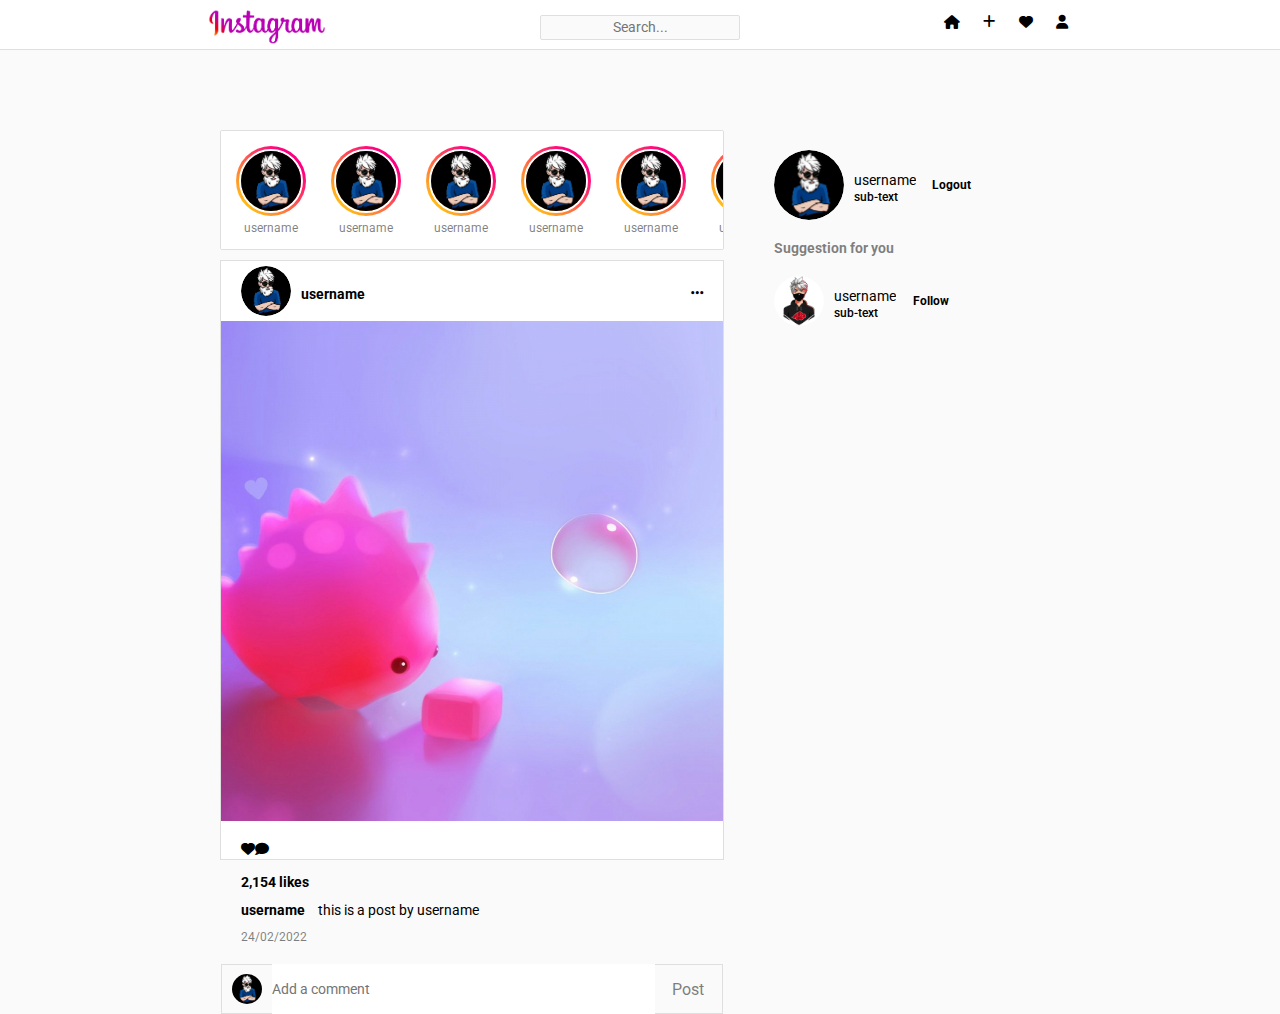
<file: index.html>
<!DOCTYPE html>
<html lang="tr">
<head>
    <meta charset="UTF-8">
    <meta http-equiv="X-UA-Compatible" content="IE=edge">
    <meta name="viewport" content="width=device-width, initial-scale=1.0">
    <title>İnstagram-Clone</title>
        <!-- Bootstrap -->
        <link href="https://cdn.jsdelivr.net/npm/bootstrap@5.1.3/dist/css/bootstrap.min.css" rel="stylesheet"
        integrity="sha384-1BmE4kWBq78iYhFldvKuhfTAU6auU8tT94WrHftjDbrCEXSU1oBoqyl2QvZ6jIW3" crossorigin="anonymous">
    <!-- CSS -->
    <link rel="stylesheet" href="style.css">
    <!-- Fontawesome -->
    <link rel="stylesheet" href="https://cdnjs.cloudflare.com/ajax/libs/font-awesome/6.0.0/css/all.min.css" integrity="sha512-9usAa10IRO0HhonpyAIVpjrylPvoDwiPUiKdWk5t3PyolY1cOd4DSE0Ga+ri4AuTroPR5aQvXU9xC6qOPnzFeg==" crossorigin="anonymous" referrerpolicy="no-referrer" />
    
</head>
<body>
    <!-- Navigation -->
    <nav class="navbar">
        <div class="nav-wrapper">
            <img src="img/logo.png" alt="" class="brand-img">
            <form class="search-form">
                <input type="text" class="search-box" placeholder="search...">
            </form>
            <div class="nav-items">
                <i class="icon fa-solid fa-house"></i>
                <i class="icon fa-solid fa-plus"></i>
                <i class="icon fa-solid fa-heart"></i>
                <div class="icon user-profile">
                    <i class="fa-solid fa-user"></i>
                </div>
            </div>
        </div>
    </nav>

    <!-- Section -->
    <section class="main">
        <div class="wrapper">
            <div class="left-col">

                <!-- Status -->


                <div class="status-wrapper">
                    <div class="status-card">
                        <div class="profile-pic">
                            <img src="img/profile.jpg" alt="">
                        </div>
                        <p class="username">username</p>
                    </div>
                    <div class="status-card">
                        <div class="profile-pic">
                            <img src="img/profile.jpg" alt="">
                        </div>
                        <p class="username">username</p>
                    </div>
                    <div class="status-card">
                        <div class="profile-pic">
                            <img src="img/profile.jpg" alt="">
                        </div>
                        <p class="username">username</p>
                    </div>
                    <div class="status-card">
                        <div class="profile-pic">
                            <img src="img/profile.jpg" alt="">
                        </div>
                        <p class="username">username</p>
                    </div>
                    <div class="status-card">
                        <div class="profile-pic">
                            <img src="img/profile.jpg" alt="">
                        </div>
                        <p class="username">username</p>
                    </div>

                    <div class="status-card">
                        <div class="profile-pic">
                            <img src="img/profile.jpg" alt="">
                        </div>
                        <p class="username">username</p>
                    </div>

                    <div class="status-card">
                        <div class="profile-pic">
                            <img src="img/profile.jpg" alt="">
                        </div>
                        <p class="username">username</p>
                    </div>
                </div>

                <!-- Post -->

                <div class="post">
                    <div class="info">
                        <div class="user">
                            <div class="profile-pic">
                                <img src="img/profile.jpg" alt="">
                            </div>
                            <p class="username">username</p>
                        </div>
                        <i class="fa-solid fa-ellipsis-h options"></i>
                    </div>
                    <img src="img/1.jpg" class="post-image">
                    <div class="post-content">
                        <div class="reaction-wrapper">
                            <i class="fa-solid fa-heart"></i>
                            <i class="fa-solid fa-comment"></i>
                        </div>
                        <p class="likes">2,154 likes</p>
                        <p class="description"> <span>username</span> this is a post by username </p>
                        <p class="post-time">24/02/2022</p>
                    </div>

                    <div class="comment-wrapper">
                        <img class="icon" src="img/profile.jpg">
                        <input type="text" class="comment-box" placeholder="Add a comment">
                        <button class="comment-btn">post</button>
                    </div>

                </div>
            </div>
            <div class="right-col">

                <!-- Profile Card -->

                <div class="profile-card">
                    <div class="profile-pic">
                        <img src="img/profile.jpg" alt="">
                    </div>
                    <div>
                        <p class="username">username</p>
                        <p class="sub-text">sub-text</p>
                    </div>
                    <button class="logout-btn">logout</button>
                </div>


                <!-- Suggestion-Card -->


                <p class="suggestion-text">Suggestion for you </p>

                <div class="suggestion-card">
                    <div class="suggestion-pic">
                        <img src="img/2.jpg" alt="">
                    </div>
                    <div>
                        <p class="username">username</p>
                        <p class="sub-text">sub-text</p>
                    </div>
                    <button class="follow-btn">follow</button>
                </div>
            </div>
        </div>
    </section>


    <!-- JavaScript Bootstrap -->
    <script src="https://cdn.jsdelivr.net/npm/bootstrap@4.4.1/dist/js/bootstrap.min.js" integrity="sha384-wfSDF2E50Y2D1uUdj0O3uMBJnjuUD4Ih7YwaYd1iqfktj0Uod8GCExl3Og8ifwB6" crossorigin="anonymous"></script>
    <script src="app.js"></script>
</body>
</html>
</file>
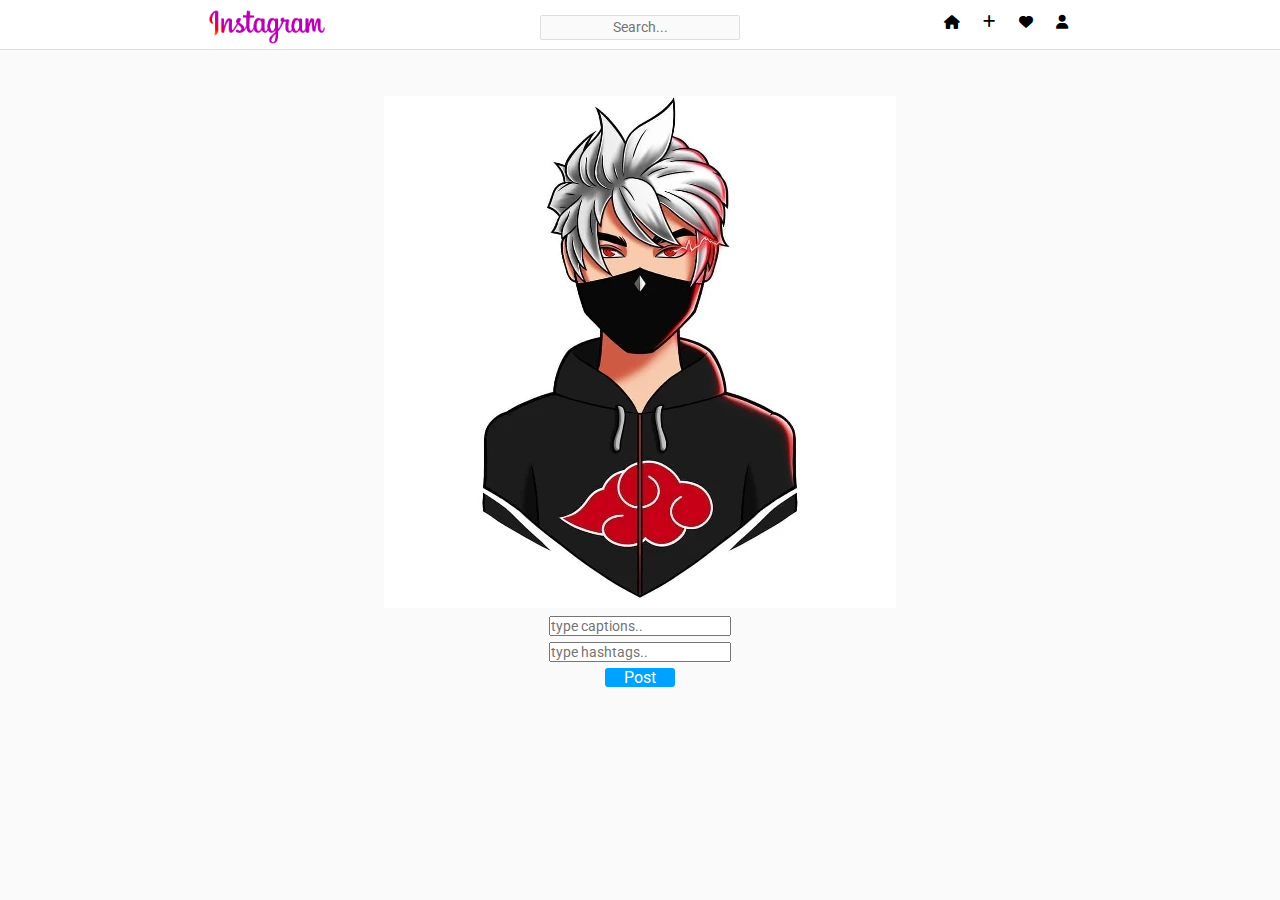
<file: camera.html>
<!DOCTYPE html>
<html lang="en">
<head>
    <meta charset="UTF-8">
    <meta http-equiv="X-UA-Compatible" content="IE=edge">
    <meta name="viewport" content="width=device-width, initial-scale=1.0">
    <title>Instagram Clone | Camera</title>
    <!-- Bootstrap -->
    <link href="https://cdn.jsdelivr.net/npm/bootstrap@5.1.3/dist/css/bootstrap.min.css" rel="stylesheet"
    integrity="sha384-1BmE4kWBq78iYhFldvKuhfTAU6auU8tT94WrHftjDbrCEXSU1oBoqyl2QvZ6jIW3" crossorigin="anonymous">
    <!-- CSS -->
    <link rel="stylesheet" href="style.css">
    <!-- Fontawesome -->
    <link rel="stylesheet" href="https://cdnjs.cloudflare.com/ajax/libs/font-awesome/6.0.0/css/all.min.css" integrity="sha512-9usAa10IRO0HhonpyAIVpjrylPvoDwiPUiKdWk5t3PyolY1cOd4DSE0Ga+ri4AuTroPR5aQvXU9xC6qOPnzFeg==" crossorigin="anonymous" referrerpolicy="no-referrer" />
</head>
<body>
        <!-- Navigation -->
        <nav class="navbar">
            <div class="nav-wrapper">
                <img src="img/logo.png" alt="" class="brand-img">
                <form class="search-form">
                    <input type="text" class="search-box" placeholder="search...">
                </form>
                <div class="nav-items">
                    <i class="icon fa-solid fa-house"></i>
                    <i class="icon fa-solid fa-plus"></i>
                    <i class="icon fa-solid fa-heart"></i>
                    <div class="icon user-profile">
                        <i class="fa-solid fa-user"></i>
                    </div>
                </div>
            </div>
        </nav>

        <div class="camera-container">
            <div class="camera">
                <div class="camera-image">
                    <img src="img/2.jpg" alt="">
                    <form action="" class="camera-form">
                        <div class="form-group">
                            <input type="text" name="caption" class="form-control" placeholder="type captions..">
                        </div>
                        <div class="form-group" <nav class="navbar navbar-expand-lg navbar-light bg-light fixed-top|fixed-bottom|sticky-top">
                            <input type="text" name="hashtags" class="form-control" placeholder="type hashtags..">
                        </div>
                        <div class="form-group">
                            <button type="submit" name="upload_image-btn" class="upload-btn">Post</button>
                        </div>
                    </form>
                </div>
            </div>
        </div>


        <!-- JavaScript Bootstrap -->
        <script src="https://cdn.jsdelivr.net/npm/bootstrap@4.4.1/dist/js/bootstrap.min.js" integrity="sha384-wfSDF2E50Y2D1uUdj0O3uMBJnjuUD4Ih7YwaYd1iqfktj0Uod8GCExl3Og8ifwB6" crossorigin="anonymous"></script>
        <!-- script -->
        <script src="app.js"></script>
</body>
</html>
</file>
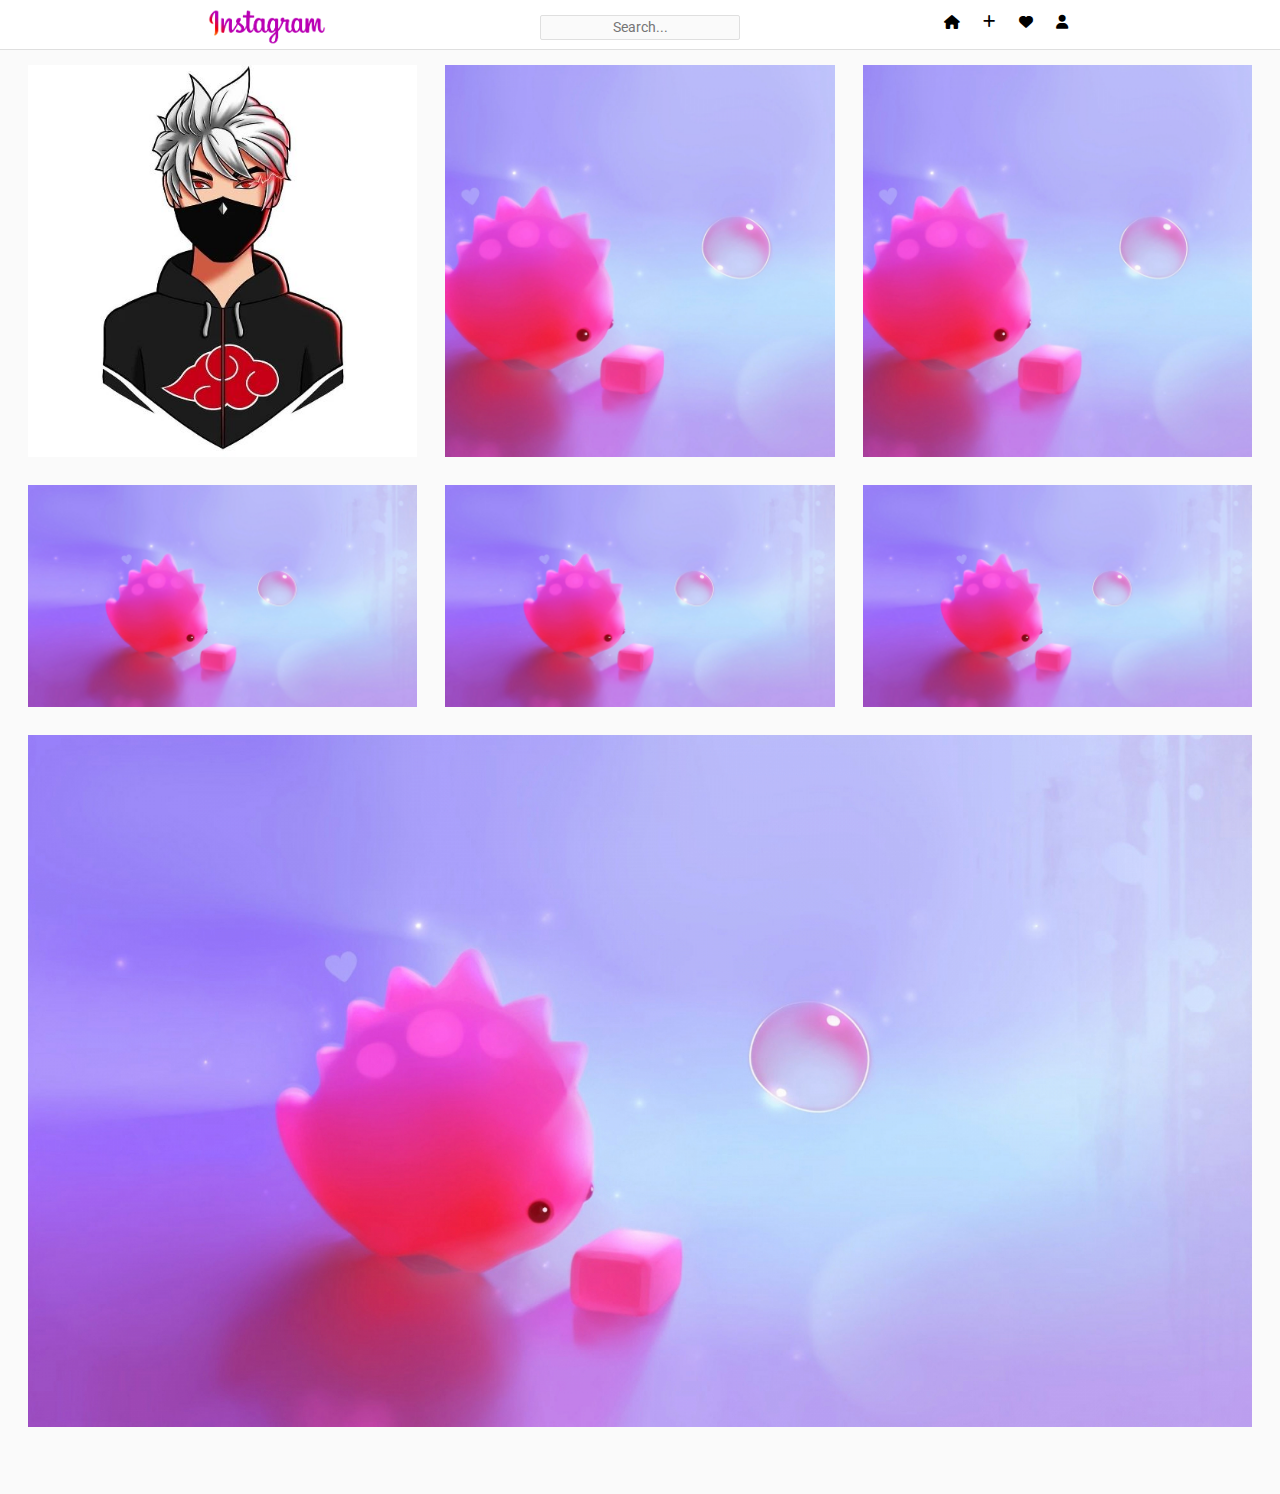
<file: discover.html>
<!DOCTYPE html>
<html lang="en">
<head>
    <meta charset="UTF-8">
    <meta http-equiv="X-UA-Compatible" content="IE=edge">
    <meta name="viewport" content="width=device-width, initial-scale=1.0">
    <title>Instagram Clone | Profile</title>
    <!-- Bootstrap -->
    <link href="https://cdn.jsdelivr.net/npm/bootstrap@5.1.3/dist/css/bootstrap.min.css" rel="stylesheet"
    integrity="sha384-1BmE4kWBq78iYhFldvKuhfTAU6auU8tT94WrHftjDbrCEXSU1oBoqyl2QvZ6jIW3" crossorigin="anonymous">
    <!-- CSS -->
    <link rel="stylesheet" href="style.css">
    <!-- Fontawesome -->
    <link rel="stylesheet" href="https://cdnjs.cloudflare.com/ajax/libs/font-awesome/6.0.0/css/all.min.css" integrity="sha512-9usAa10IRO0HhonpyAIVpjrylPvoDwiPUiKdWk5t3PyolY1cOd4DSE0Ga+ri4AuTroPR5aQvXU9xC6qOPnzFeg==" crossorigin="anonymous" referrerpolicy="no-referrer" />
</head>
<body>
        <!-- Navigation -->
        <nav class="navbar">
            <div class="nav-wrapper">
                <img src="img/logo.png" alt="" class="brand-img">
                <form class="search-form">
                    <input type="text" class="search-box" placeholder="search...">
                </form>
                <div class="nav-items">
                    <i class="icon fa-solid fa-house"></i>
                    <i class="icon fa-solid fa-plus"></i>
                    <i class="icon fa-solid fa-heart"></i>
                    <div class="icon user-profile">
                        <i class="fa-solid fa-user"></i>
                    </div>
                </div>
            </div>
        </nav>

    <main>
        <div class="discover-container">
            <div class="gallery">
                <div class="gallery-item">
                    <img src="img/2.jpg" class="gallery-image" alt="">
                    <div class="gallery-item-info">
                        <ul>
                            <li class="gallery-item-likes">
                                <span class="hide-gallery-element">50</span>
                                <i class="fa-solid fa-heart"></i>
                            </li>
                            <li class="gallery-item-comments"> 
                                <span class="hide-gallery-element">2</span>
                                <i class="fa-solid fa-comment"></i>
                            </li>
                        </ul>
                    </div>
                </div>

                <div class="gallery-item">
                    <img src="img/1.jpg" class="gallery-image" alt="">
                    <div class="gallery-item-info">
                        <ul>
                            <li class="gallery-item-likes">
                                <span class="hide-gallery-element">250</span>
                                <i class="fa-solid fa-heart"></i>
                            </li>
                            <li class="gallery-item-comments"> 
                                <span class="hide-gallery-element">100</span>
                                <i class="fa-solid fa-comment"></i>
                            </li>
                        </ul>
                    </div>
                </div>

                <div class="gallery-item">
                    <img src="img/1.jpg" class="gallery-image" alt="">
                    <div class="gallery-item-info">
                        <ul>
                            <li class="gallery-item-likes">
                                <span class="hide-gallery-element">500</span>
                                <i class="fa-solid fa-heart"></i>
                            </li>
                            <li class="gallery-item-comments"> 
                                <span class="hide-gallery-element">11</span>
                                <i class="fa-solid fa-comment"></i>
                            </li>
                        </ul>
                    </div>
                </div>

                <div class="gallery-item">
                    <img src="img/1.jpg" class="gallery-image" alt="">
                    <div class="gallery-item-info">
                        <ul>
                            <li class="gallery-item-likes">
                                <span class="hide-gallery-element">500</span>
                                <i class="fa-solid fa-heart"></i>
                            </li>
                            <li class="gallery-item-comments"> 
                                <span class="hide-gallery-element">11</span>
                                <i class="fa-solid fa-comment"></i>
                            </li>
                        </ul>
                    </div>
                </div>

                <div class="gallery-item">
                    <img src="img/1.jpg" class="gallery-image" alt="">
                    <div class="gallery-item-info">
                        <ul>
                            <li class="gallery-item-likes">
                                <span class="hide-gallery-element">500</span>
                                <i class="fa-solid fa-heart"></i>
                            </li>
                            <li class="gallery-item-comments"> 
                                <span class="hide-gallery-element">11</span>
                                <i class="fa-solid fa-comment"></i>
                            </li>
                        </ul>
                    </div>
                </div>

                <div class="gallery-item">
                    <img src="img/1.jpg" class="gallery-image" alt="">
                    <div class="gallery-item-info">
                        <ul>
                            <li class="gallery-item-likes">
                                <span class="hide-gallery-element">500</span>
                                <i class="fa-solid fa-heart"></i>
                            </li>
                            <li class="gallery-item-comments"> 
                                <span class="hide-gallery-element">11</span>
                                <i class="fa-solid fa-comment"></i>
                            </li>
                        </ul>
                    </div>
                </div>

                <div class="gallery-item">
                    <img src="img/1.jpg" class="gallery-image" alt="">
                    <div class="gallery-item-info">
                        <ul>
                            <li class="gallery-item-likes">
                                <span class="hide-gallery-element">500</span>
                                <i class="fa-solid fa-heart"></i>
                            </li>
                            <li class="gallery-item-comments"> 
                                <span class="hide-gallery-element">11</span>
                                <i class="fa-solid fa-comment"></i>
                            </li>
                        </ul>
                    </div>
                </div>

            </div>
        </div>
    </main>



        <!-- JavaScript Bootstrap -->
        <script src="https://cdn.jsdelivr.net/npm/bootstrap@4.4.1/dist/js/bootstrap.min.js" integrity="sha384-wfSDF2E50Y2D1uUdj0O3uMBJnjuUD4Ih7YwaYd1iqfktj0Uod8GCExl3Og8ifwB6" crossorigin="anonymous"></script>
        <!-- script -->
        <script src="app.js"></script>
</body>
</html>
</file>
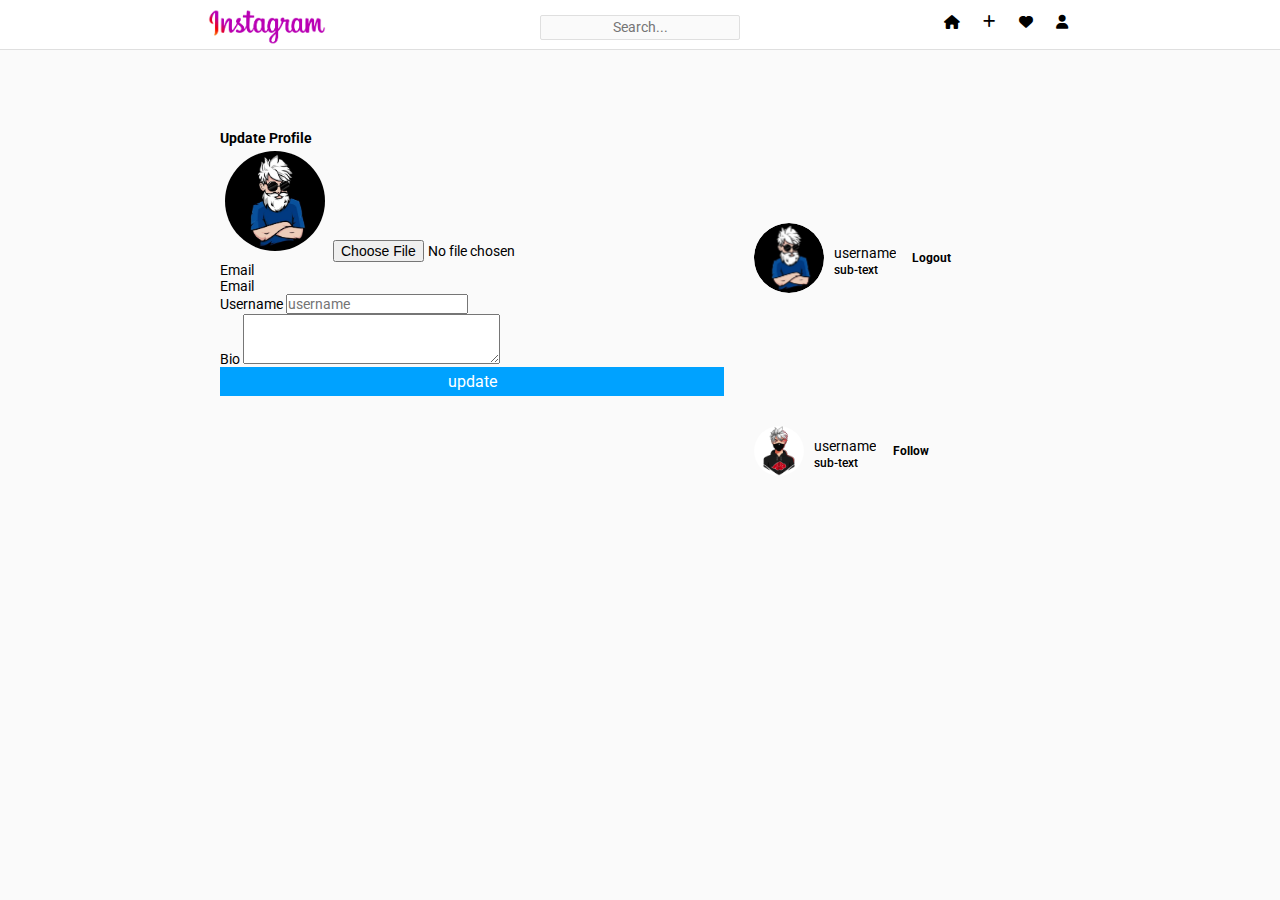
<file: edit_profile.html>
<!DOCTYPE html>
<html lang="tr">
<head>
    <meta charset="UTF-8">
    <meta http-equiv="X-UA-Compatible" content="IE=edge">
    <meta name="viewport" content="width=device-width, initial-scale=1.0">
    <title>İnstagram-Clone</title>
        <!-- Bootstrap -->
        <link href="https://cdn.jsdelivr.net/npm/bootstrap@5.1.3/dist/css/bootstrap.min.css" rel="stylesheet"
        integrity="sha384-1BmE4kWBq78iYhFldvKuhfTAU6auU8tT94WrHftjDbrCEXSU1oBoqyl2QvZ6jIW3" crossorigin="anonymous">
    <!-- CSS -->
    <link rel="stylesheet" href="style.css">
    <!-- Fontawesome -->
    <link rel="stylesheet" href="https://cdnjs.cloudflare.com/ajax/libs/font-awesome/6.0.0/css/all.min.css" integrity="sha512-9usAa10IRO0HhonpyAIVpjrylPvoDwiPUiKdWk5t3PyolY1cOd4DSE0Ga+ri4AuTroPR5aQvXU9xC6qOPnzFeg==" crossorigin="anonymous" referrerpolicy="no-referrer" />
    
</head>
<body>
    <!-- Navigation -->
    <nav class="navbar">
        <div class="nav-wrapper">
            <img src="img/logo.png" alt="" class="brand-img">
            <form class="search-form">
                <input type="text" class="search-box" placeholder="search...">
            </form>
            <div class="nav-items">
                <i class="icon fa-solid fa-house"></i>
                <i class="icon fa-solid fa-plus"></i>
                <i class="icon fa-solid fa-heart"></i>
                <div class="icon user-profile">
                    <i class="fa-solid fa-user"></i>
                </div>
            </div>
        </div>
    </nav>


    <!-- Section -->
    <section class="main">
        <div class="wrapper">
            <div class="left-col">

                <h3>Update Profile</h3>

                <form action="">
                    <div class="mb-3">
                        <img src="img/profile.jpg" class="edit-profile-image" alt="">
                        <input type="file" name="image" class="form-control">
                    </div>
                    <div class="mb-3">
                        <label for="email" class="form-label">Email</label>
                        <p class="form-control">Email</p>
                    </div>
                    <div class="mb-3">
                        <label for="username" class="form-label">Username</label>
                        <input type="text" name="username" id="username" class="form-control" placeholder="username">
                    </div>
                    <div class="mb-3">
                        <label for="bio" class="form-label">Bio</label>
                        <textarea name="bio" id="bio" class="form-control" cols="30" rows="3"></textarea>
                    </div>
                    <div class="mb-3">
                        <input 
                        name="update_profile_btn" 
                        id="update_profile_btn" 
                        class="update-profile-btn" 
                        value="update"
                        type="button"
                        > 
                    </div>
                </form>
                </div>
                <!-- Profile Card -->
                <div class="profile-card">
                    <div class="profile-pic">
                        <img src="img/profile.jpg" alt="">
                    </div>
                    <div>
                        <p class="username">username</p>
                        <p class="sub-text">sub-text</p>
                    </div>
                    <button class="logout-btn">logout</button>
                </div>


                <!-- Suggestion-Card -->
                <p class="suggestion-text"></p>

                <div class="suggestion-card">
                    <div class="suggestion-pic">
                        <img src="img/2.jpg" alt="">
                    </div>
                    <div>
                        <p class="username">username</p>
                        <p class="sub-text">sub-text</p>
                    </div>
                    <button class="follow-btn">follow</button>
                </div>
            </div>
        </div>
    </section>


    <!-- JavaScript Bootstrap -->
    <script src="https://cdn.jsdelivr.net/npm/bootstrap@4.4.1/dist/js/bootstrap.min.js" integrity="sha384-wfSDF2E50Y2D1uUdj0O3uMBJnjuUD4Ih7YwaYd1iqfktj0Uod8GCExl3Og8ifwB6" crossorigin="anonymous"></script>
    <script src="app.js"></script>
</body>
</html>
</file>
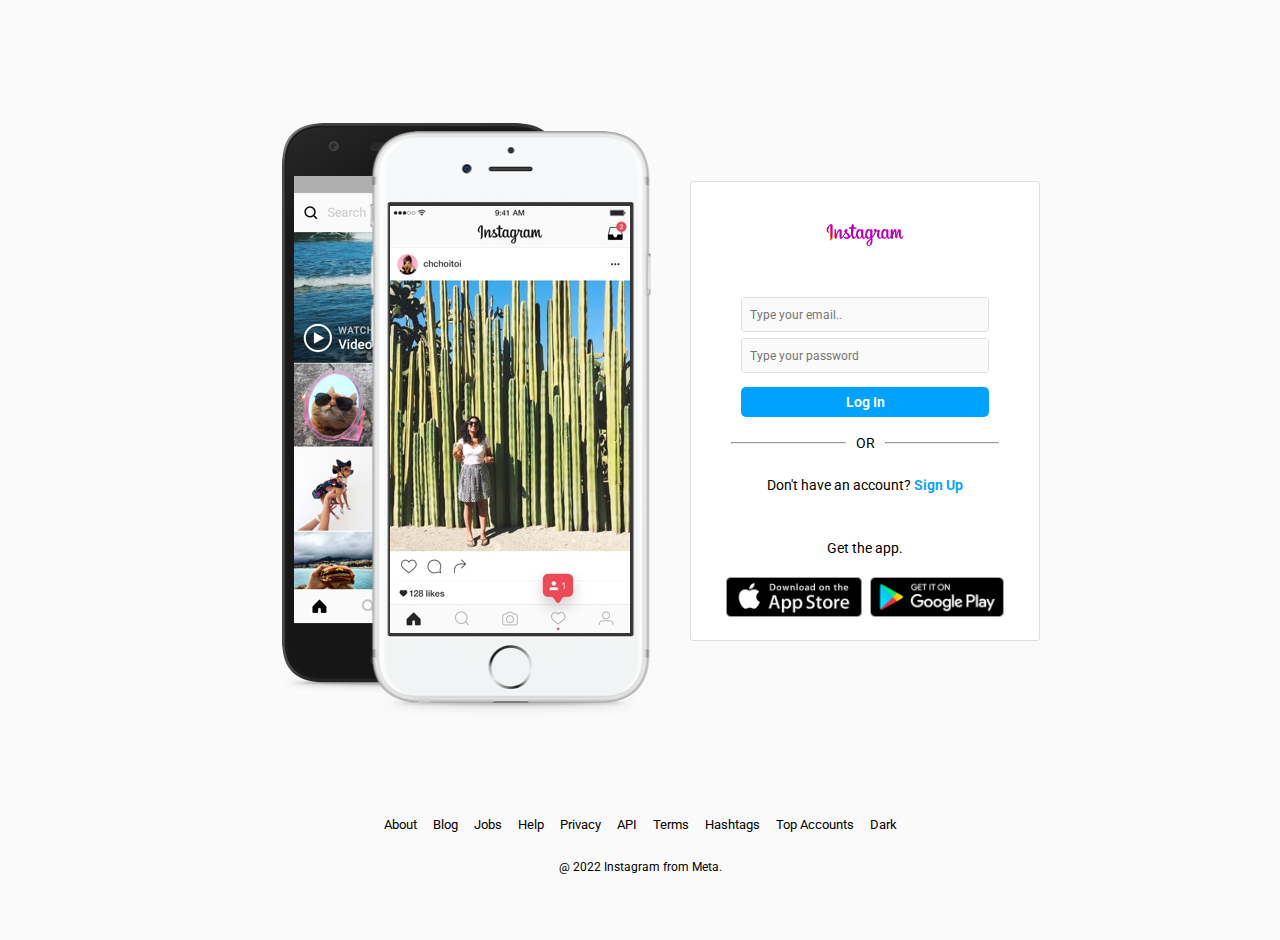
<file: login.html>
<!DOCTYPE html>
<html lang="en">
<head>
    <meta charset="UTF-8">
    <meta http-equiv="X-UA-Compatible" content="IE=edge">
    <meta name="viewport" content="width=device-width, initial-scale=1.0">
        <!-- Bootstrap -->
        <link href="https://cdn.jsdelivr.net/npm/bootstrap@5.1.3/dist/css/bootstrap.min.css" rel="stylesheet"
        integrity="sha384-1BmE4kWBq78iYhFldvKuhfTAU6auU8tT94WrHftjDbrCEXSU1oBoqyl2QvZ6jIW3" crossorigin="anonymous">
        <!-- CSS -->
        <link rel="stylesheet" href="style.css">
        <!-- Fontawesome -->
        <link rel="stylesheet" href="https://cdnjs.cloudflare.com/ajax/libs/font-awesome/6.0.0/css/all.min.css" integrity="sha512-9usAa10IRO0HhonpyAIVpjrylPvoDwiPUiKdWk5t3PyolY1cOd4DSE0Ga+ri4AuTroPR5aQvXU9xC6qOPnzFeg==" crossorigin="anonymous" referrerpolicy="no-referrer" />
        <title>Instagram Clone | Login</title>

</head>
<body>
    
    <div class="container">
        <div class="main-container">
            <div class="main-content">
                <div class="slide-container" style="background-image: url(img/mobile-frame.png);">
                    <div class="slide-content" id="slide-content">
                        <img src="img/screen1.jpg" class="active" alt="screen1">
                        <img src="img/screen2.jpg" alt="screen2">
                        <img src="img/screen3.jpg" alt="screen3">
                        <img src="img/screen4.jpg" alt="screen4">
                        <img src="img/screen5.jpg" alt="screen5">
                    </div>
                </div>
                <div class="form-container">
                    <div class="form-content box">
                        <div class="logo">
                            <img src="img/logo.png" alt="" class="logo-img">
                        </div>
                        <form action="" class="login-form" id="login-form">
                            <div class="form-group">
                                <div class="login-input">
                                    <input type="text" name="email" id="" placeholder="Type your email..">
                                </div>
                            </div>
                            <div class="form-group">
                                <div class="login-input">
                                    <input type="password" name="password" id="" placeholder="Type your password">
                                </div>
                            </div>
                            <div class="btn-group">
                                <button class="login-btn" id="login-btn" type="submit">
                                    Log In
                                </button>
                            </div>
                        </form>
                        <div class="or">
                            <hr>
                                <span>OR</span>
                            <hr>
                        </div>
                        <div class="goto">
                            <p>Don't have an account? <a href="signup.html">Sign Up</a> </p>
                        </div>
                            <div class="app-download">
                                <p>Get the app.</p>
                        <div class="store-link">
                            <a href="#">
                                <img src="img/appstore.png" alt="">
                            </a>
                            <a href="#">
                                <img src="img/google-play.png" alt="">
                            </a>
                        </div>
                    </div>
                </div>
            </div>
        </div>
    </div>

    <div class="footer">
        <div class="links" id="links">
            <a href="#">About</a>
            <a href="#">Blog</a>
            <a href="#">Jobs</a>
            <a href="#">Help</a>
            <a href="#">Privacy</a>
            <a href="#">API</a>
            <a href="#">Terms</a>
            <a href="#">Hashtags</a>
            <a href="#">Top Accounts</a>
            <a href="#" id="dark-btn">Dark</a>
        </div>
        <div class="copyright">
            @ 2022 Instagram from Meta.</div>
    </div>
</div>


    <script>

        setInterval(()=>{changeImage();}, 2000)

        function changeImage(){
            var images = document.getElementById('slide-content').getElementsByTagName('img');
            
            var i =0;

            for(i=0; i<images.length; i++) {
                var image = images[i];
                
                if(image.classList.contains('active')) {
                    // Remove active class from this image
                    image.classList.remove('active');

                    
                    // if we are at the last image, then go back to the first image
                    if(i == images.length - 1) {
                        var nextImage = images[0];
                        nextImage.classList.add('active');
                        break;
                    }


                    var nextImage = images[i+1];
                    nextImage.classList.add('active');
                    break;
                }
            }
        }
        

        function changeMode() {
            var body = document.getElementsByTagName('body')[0];
            var footerLinks = document.getElementById('links').getElementsByTagName('a');

            // if we are currently using dark mode
            if(body.classList.contains('dark')) {

                body.classList.remove('dark');
                

                for(let i=0; i<footerLinks.length; i++) {
                    footerLinks[i].classList.remove("dark-mode-link")
                }


            }else {
                // we are currently using the light
                body.classList.add('dark');
                
                for(let i=0; i<footerLinks.length; i++) {
                    footerLinks[i].classList.add('dark-mode-link'); 
                }
            }
        }
    
    
        document.getElementById("dark-btn").addEventListener('click', (e)=>{
            e.preventDefault();
            changeMode();
        })
    </script>
    


        <!-- JavaScript Bootstrap -->
        <script src="https://cdn.jsdelivr.net/npm/bootstrap@4.4.1/dist/js/bootstrap.min.js" integrity="sha384-wfSDF2E50Y2D1uUdj0O3uMBJnjuUD4Ih7YwaYd1iqfktj0Uod8GCExl3Og8ifwB6" crossorigin="anonymous"></script>
        <!-- script -->
        <script src="app.js"></script>
</body>
</html>
</file>
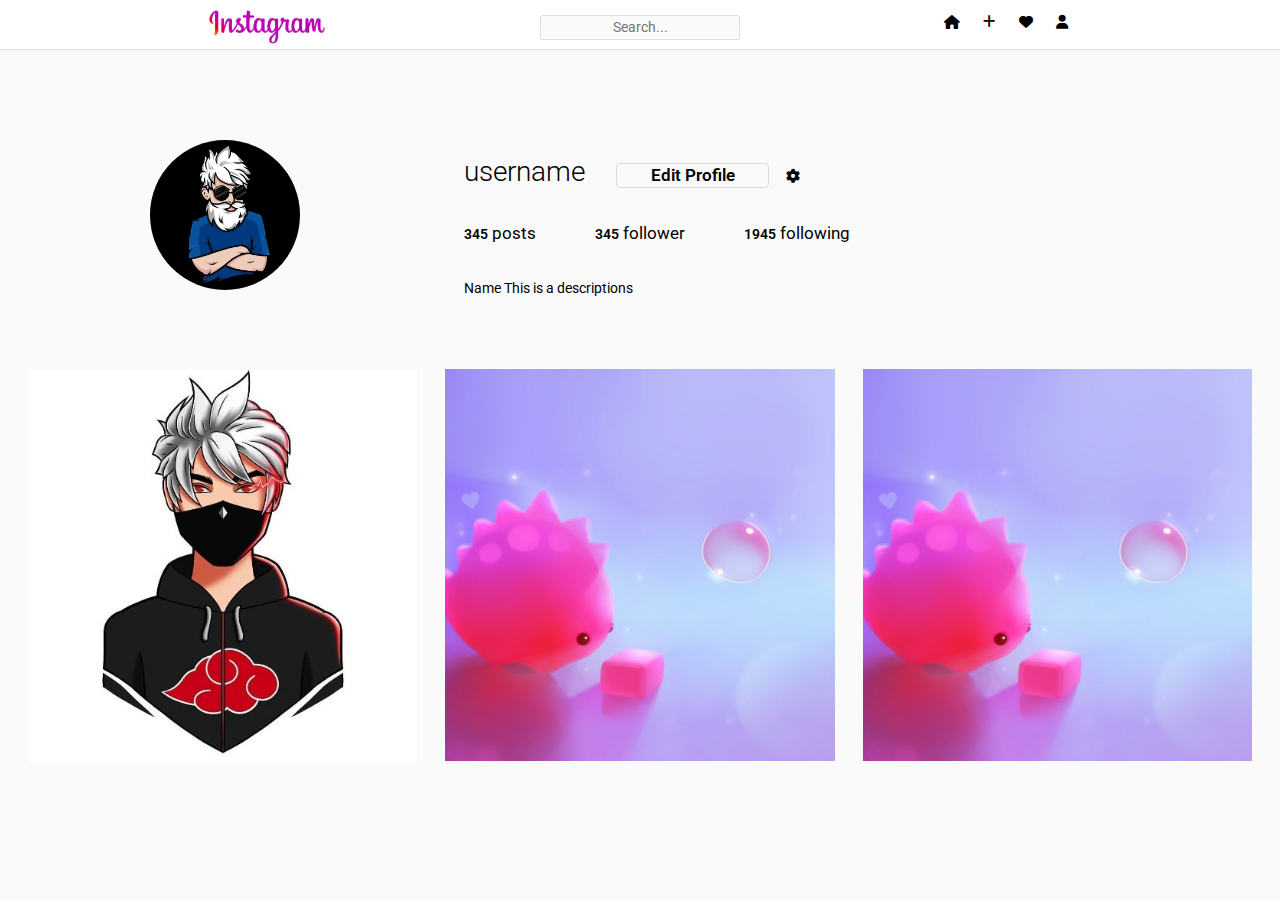
<file: profile copy.html>
<!DOCTYPE html>
<html lang="en">
<head>
    <meta charset="UTF-8">
    <meta http-equiv="X-UA-Compatible" content="IE=edge">
    <meta name="viewport" content="width=device-width, initial-scale=1.0">
    <title>Instagram Clone | Discover</title>
    <!-- Bootstrap -->
    <link href="https://cdn.jsdelivr.net/npm/bootstrap@5.1.3/dist/css/bootstrap.min.css" rel="stylesheet"
    integrity="sha384-1BmE4kWBq78iYhFldvKuhfTAU6auU8tT94WrHftjDbrCEXSU1oBoqyl2QvZ6jIW3" crossorigin="anonymous">
    <!-- CSS -->
    <link rel="stylesheet" href="style.css">
    <!-- Fontawesome -->
    <link rel="stylesheet" href="https://cdnjs.cloudflare.com/ajax/libs/font-awesome/6.0.0/css/all.min.css" integrity="sha512-9usAa10IRO0HhonpyAIVpjrylPvoDwiPUiKdWk5t3PyolY1cOd4DSE0Ga+ri4AuTroPR5aQvXU9xC6qOPnzFeg==" crossorigin="anonymous" referrerpolicy="no-referrer" />
</head>
<body>
        <!-- Navigation -->
        <nav class="navbar">
            <div class="nav-wrapper">
                <img src="img/logo.png" alt="" class="brand-img">
                <form class="search-form">
                    <input type="text" class="search-box" placeholder="search...">
                </form>
                <div class="nav-items">
                    <i class="icon fa-solid fa-house"></i>
                    <i class="icon fa-solid fa-plus"></i>
                    <i class="icon fa-solid fa-heart"></i>
                    <div class="icon user-profile">
                        <i class="fa-solid fa-user"></i>
                    </div>
                </div>
            </div>
        </nav>
    <header class="profile-header">
        <div class="profile-container">
            <div class="profile">
                <div class="profile-image">
                    <img src="img/profile.jpg" alt="">
                </div>
                <div class="profile-user-settings">
                    <h1 class="profile-user-name">username</h1>
                    <button class="profile-btn profile-edit-btn">Edit Profile</button>
                    <button class="profile-btn profile-settings-btn" aria-label="profile settings">
                        <i class="fa-solid fa-gear"></i>
                    </button>
                </div>
                <div class="profile-stats">
                    <ul>
                        <li> <span class="profile-stat-count">345</span> posts </li>
                        <li> <span class="profile-stat-count">345</span> follower </li>
                        <li> <span class="profile-stat-count">1945</span> following </li>
                    </ul>
                </div>
                <div class="profile-bio">
                    <p><span class="profile-real-name">Name</spanç> This is a descriptions </p>
                </div>
            </div>
        </div>
    </header>


    <main>
        <div class="profile-container">
            <div class="gallery">
                <div class="gallery-item">
                    <img src="img/2.jpg" class="gallery-image" alt="">
                    <div class="gallery-item-info">
                        <ul>
                            <li class="gallery-item-likes">
                                <span class="hide-gallery-element">50</span>
                                <i class="fa-solid fa-heart"></i>
                            </li>
                            <li class="gallery-item-comments"> 
                                <span class="hide-gallery-element">2</span>
                                <i class="fa-solid fa-comment"></i>
                            </li>
                        </ul>
                    </div>
                </div>

                <div class="gallery-item">
                    <img src="img/1.jpg" class="gallery-image" alt="">
                    <div class="gallery-item-info">
                        <ul>
                            <li class="gallery-item-likes">
                                <span class="hide-gallery-element">250</span>
                                <i class="fa-solid fa-heart"></i>
                            </li>
                            <li class="gallery-item-comments"> 
                                <span class="hide-gallery-element">100</span>
                                <i class="fa-solid fa-comment"></i>
                            </li>
                        </ul>
                    </div>
                </div>
                <div class="gallery-item">
                    <img src="img/1.jpg" class="gallery-image" alt="">
                    <div class="gallery-item-info">
                        <ul>
                            <li class="gallery-item-likes">
                                <span class="hide-gallery-element">500</span>
                                <i class="fa-solid fa-heart"></i>
                            </li>
                            <li class="gallery-item-comments"> 
                                <span class="hide-gallery-element">11</span>
                                <i class="fa-solid fa-comment"></i>
                            </li>
                        </ul>
                    </div>
                </div>
            </div>
        </div>
    </main>



        <!-- JavaScript Bootstrap -->
        <script src="https://cdn.jsdelivr.net/npm/bootstrap@4.4.1/dist/js/bootstrap.min.js" integrity="sha384-wfSDF2E50Y2D1uUdj0O3uMBJnjuUD4Ih7YwaYd1iqfktj0Uod8GCExl3Og8ifwB6" crossorigin="anonymous"></script>
        <!-- script -->
        <script src="app.js"></script>
</body>
</html>
</file>
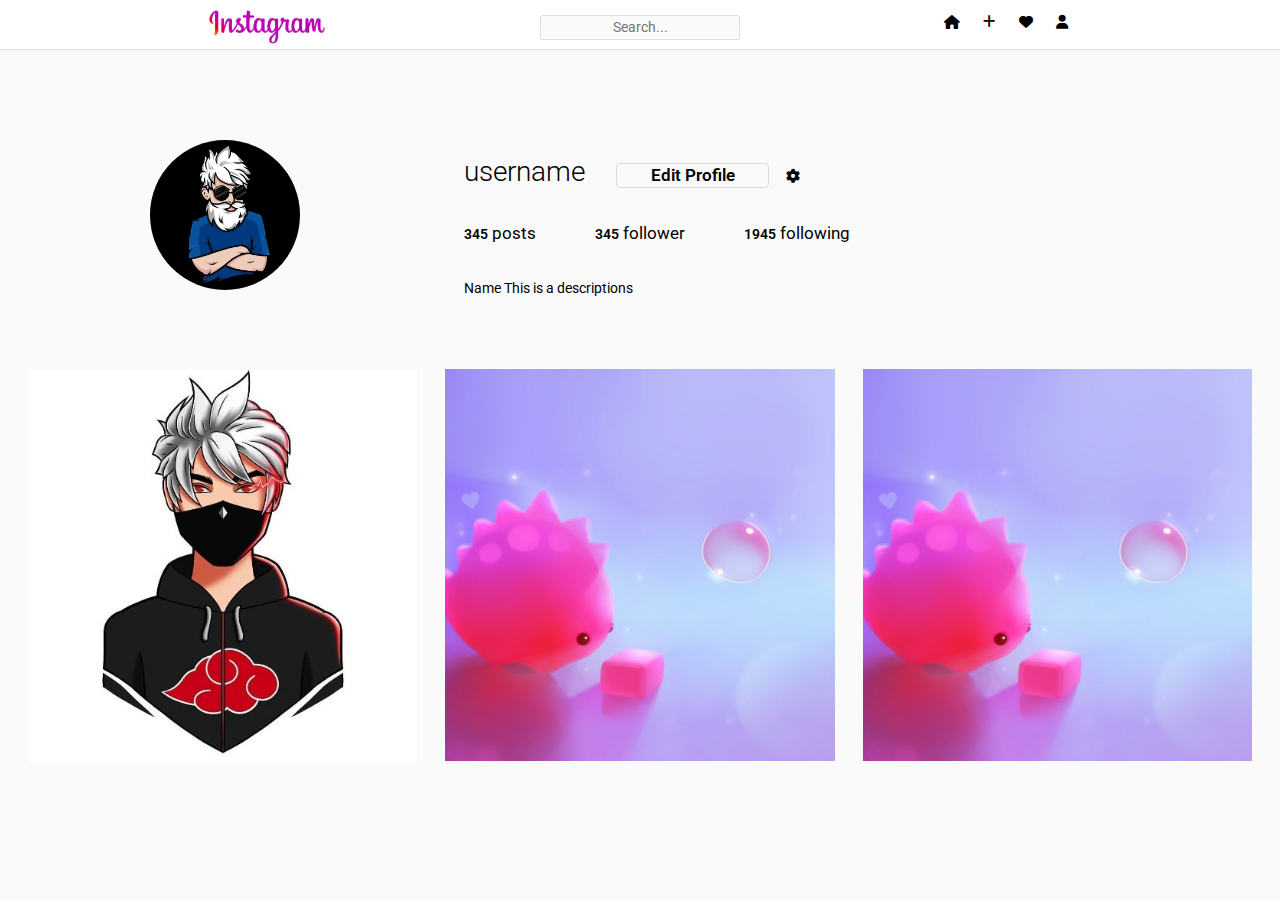
<file: profile.html>
<!DOCTYPE html>
<html lang="en">
<head>
    <meta charset="UTF-8">
    <meta http-equiv="X-UA-Compatible" content="IE=edge">
    <meta name="viewport" content="width=device-width, initial-scale=1.0">
    <title>Instagram Clone | Profile</title>
    <!-- Bootstrap -->
    <link href="https://cdn.jsdelivr.net/npm/bootstrap@5.1.3/dist/css/bootstrap.min.css" rel="stylesheet"
    integrity="sha384-1BmE4kWBq78iYhFldvKuhfTAU6auU8tT94WrHftjDbrCEXSU1oBoqyl2QvZ6jIW3" crossorigin="anonymous">
    <!-- CSS -->
    <link rel="stylesheet" href="style.css">
    <!-- Fontawesome -->
    <link rel="stylesheet" href="https://cdnjs.cloudflare.com/ajax/libs/font-awesome/6.0.0/css/all.min.css" integrity="sha512-9usAa10IRO0HhonpyAIVpjrylPvoDwiPUiKdWk5t3PyolY1cOd4DSE0Ga+ri4AuTroPR5aQvXU9xC6qOPnzFeg==" crossorigin="anonymous" referrerpolicy="no-referrer" />
</head>
<body>
        <!-- Navigation -->
        <nav class="navbar">
            <div class="nav-wrapper">
                <img src="img/logo.png" alt="" class="brand-img">
                <form class="search-form">
                    <input type="text" class="search-box" placeholder="search...">
                </form>
                <div class="nav-items">
                    <i class="icon fa-solid fa-house"></i>
                    <i class="icon fa-solid fa-plus"></i>
                    <i class="icon fa-solid fa-heart"></i>
                    <div class="icon user-profile">
                        <i class="fa-solid fa-user"></i>
                    </div>
                </div>
            </div>
        </nav>
    <header class="profile-header">
        <div class="profile-container">
            <div class="profile">
                <div class="profile-image">
                    <img src="img/profile.jpg" alt="">
                </div>
                <div class="profile-user-settings">
                    <h1 class="profile-user-name">username</h1>
                    <button class="profile-btn profile-edit-btn">Edit Profile</button>
                    <button class="profile-btn profile-settings-btn" aria-label="profile settings">
                        <i class="fa-solid fa-gear"></i>
                    </button>
                </div>
                <div class="profile-stats">
                    <ul>
                        <li> <span class="profile-stat-count">345</span> posts </li>
                        <li> <span class="profile-stat-count">345</span> follower </li>
                        <li> <span class="profile-stat-count">1945</span> following </li>
                    </ul>
                </div>
                <div class="profile-bio">
                    <p><span class="profile-real-name">Name</spanç> This is a descriptions </p>
                </div>
            </div>
        </div>
    </header>


    <main>
        <div class="profile-container">
            <div class="gallery">
                <div class="gallery-item">
                    <img src="img/2.jpg" class="gallery-image" alt="">
                    <div class="gallery-item-info">
                        <ul>
                            <li class="gallery-item-likes">
                                <span class="hide-gallery-element">50</span>
                                <i class="fa-solid fa-heart"></i>
                            </li>
                            <li class="gallery-item-comments"> 
                                <span class="hide-gallery-element">2</span>
                                <i class="fa-solid fa-comment"></i>
                            </li>
                        </ul>
                    </div>
                </div>

                <div class="gallery-item">
                    <img src="img/1.jpg" class="gallery-image" alt="">
                    <div class="gallery-item-info">
                        <ul>
                            <li class="gallery-item-likes">
                                <span class="hide-gallery-element">250</span>
                                <i class="fa-solid fa-heart"></i>
                            </li>
                            <li class="gallery-item-comments"> 
                                <span class="hide-gallery-element">100</span>
                                <i class="fa-solid fa-comment"></i>
                            </li>
                        </ul>
                    </div>
                </div>
                <div class="gallery-item">
                    <img src="img/1.jpg" class="gallery-image" alt="">
                    <div class="gallery-item-info">
                        <ul>
                            <li class="gallery-item-likes">
                                <span class="hide-gallery-element">500</span>
                                <i class="fa-solid fa-heart"></i>
                            </li>
                            <li class="gallery-item-comments"> 
                                <span class="hide-gallery-element">11</span>
                                <i class="fa-solid fa-comment"></i>
                            </li>
                        </ul>
                    </div>
                </div>
            </div>
        </div>
    </main>



        <!-- JavaScript Bootstrap -->
        <script src="https://cdn.jsdelivr.net/npm/bootstrap@4.4.1/dist/js/bootstrap.min.js" integrity="sha384-wfSDF2E50Y2D1uUdj0O3uMBJnjuUD4Ih7YwaYd1iqfktj0Uod8GCExl3Og8ifwB6" crossorigin="anonymous"></script>
        <!-- script -->
        <script src="app.js"></script>
</body>
</html>
</file>
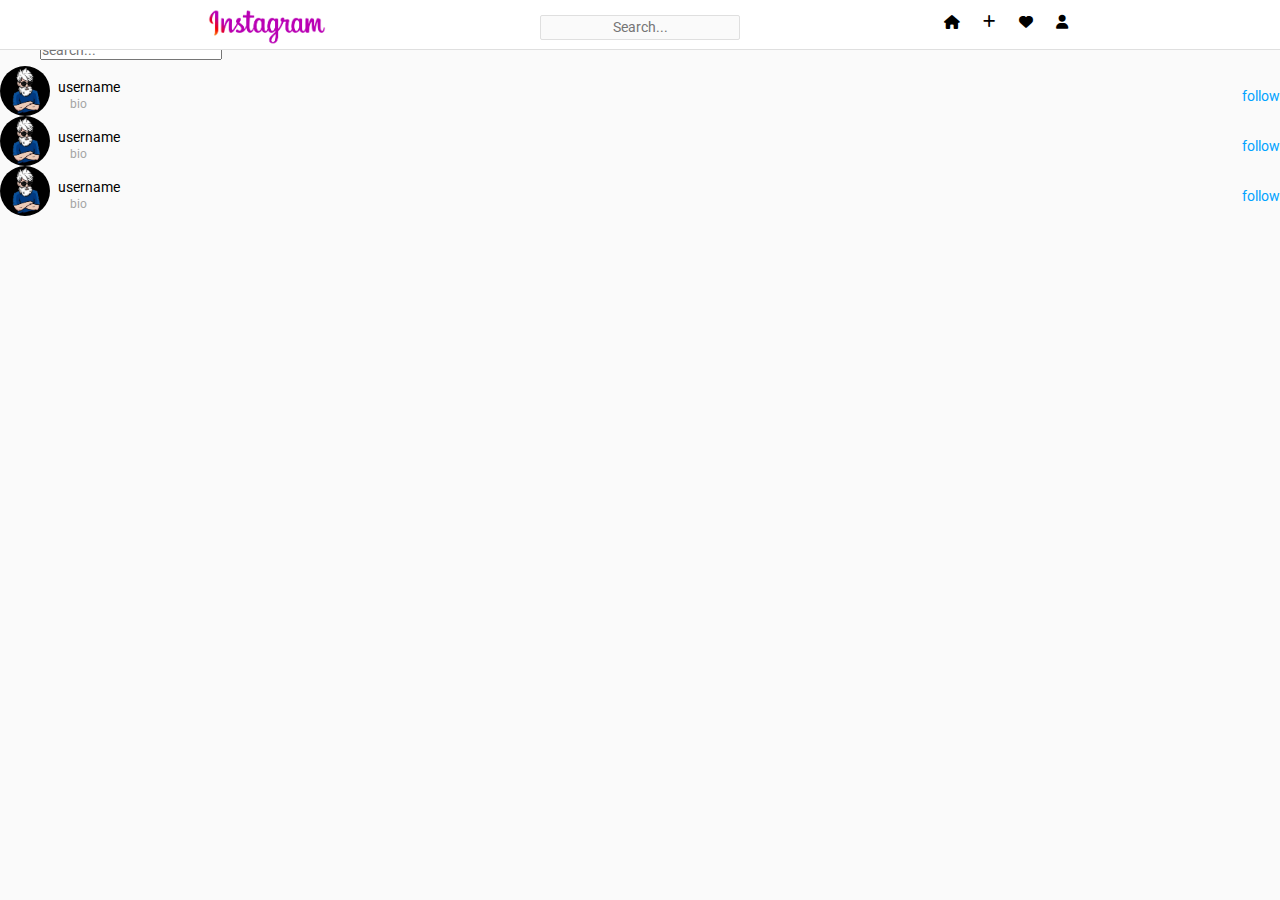
<file: search.html>
<!DOCTYPE html>
<html lang="en">
<head>
    <meta charset="UTF-8">
    <meta http-equiv="X-UA-Compatible" content="IE=edge">
    <meta name="viewport" content="width=device-width, initial-scale=1.0">
    <title>Instagram Clone | Search</title>
    <!-- Bootstrap -->
    <link href="https://cdn.jsdelivr.net/npm/bootstrap@5.1.3/dist/css/bootstrap.min.css" rel="stylesheet"
    integrity="sha384-1BmE4kWBq78iYhFldvKuhfTAU6auU8tT94WrHftjDbrCEXSU1oBoqyl2QvZ6jIW3" crossorigin="anonymous">
    <!-- CSS -->
    <link rel="stylesheet" href="style.css">
    <!-- Fontawesome -->
    <link rel="stylesheet" href="https://cdnjs.cloudflare.com/ajax/libs/font-awesome/6.0.0/css/all.min.css" integrity="sha512-9usAa10IRO0HhonpyAIVpjrylPvoDwiPUiKdWk5t3PyolY1cOd4DSE0Ga+ri4AuTroPR5aQvXU9xC6qOPnzFeg==" crossorigin="anonymous" referrerpolicy="no-referrer" />
</head>
<body>
        <!-- Navigation -->
        <nav class="navbar">
            <div class="nav-wrapper">
                <img src="img/logo.png" alt="" class="brand-img">
                <form class="search-form">
                    <input type="text" class="search-box" placeholder="search...">
                </form>
                <div class="nav-items">
                    <i class="icon fa-solid fa-house"></i>
                    <i class="icon fa-solid fa-plus"></i>
                    <i class="icon fa-solid fa-heart"></i>
                    <div class="icon user-profile">
                        <i class="fa-solid fa-user"></i>
                    </div>
                </div>
            </div>
        </nav>

        <div class="mt-5 mx-5">
            <form action="">
                <div class="form-group search-component">
                    <input type="text" class="form-control" placeholder="search..." name="search_input">
                    <button type="submit" class="search-btn" name="search_btn"></button>
                </div>
            </form>
            <ul class="list-group">
                <li class="list-group-item search-result-item">
                    <img src="img/profile.jpg" alt="">
                    <div>
                        <p>username</p>
                        <span>bio</span>
                    </div>
                    <div class="search-result-item-btn">
                        <button>follow</button>
                    </div>
                </li>
                <li class="list-group-item search-result-item">
                    <img src="img/profile.jpg" alt="">
                    <div>
                        <p>username</p>
                        <span>bio</span>
                    </div>
                    <div class="search-result-item-btn">
                        <button>follow</button>
                    </div>
                </li>
                <li class="list-group-item search-result-item">
                    <img src="img/profile.jpg" alt="">
                    <div>
                        <p>username</p>
                        <span>bio</span>
                    </div>
                    <div class="search-result-item-btn">
                        <button>follow</button>
                    </div>
                </li>
            </ul>
        </div>

        <!-- JavaScript Bootstrap -->
        <script src="https://cdn.jsdelivr.net/npm/bootstrap@4.4.1/dist/js/bootstrap.min.js" integrity="sha384-wfSDF2E50Y2D1uUdj0O3uMBJnjuUD4Ih7YwaYd1iqfktj0Uod8GCExl3Og8ifwB6" crossorigin="anonymous"></script>
        <!-- script -->
        <script src="app.js"></script>
</body>
</html>
</file>
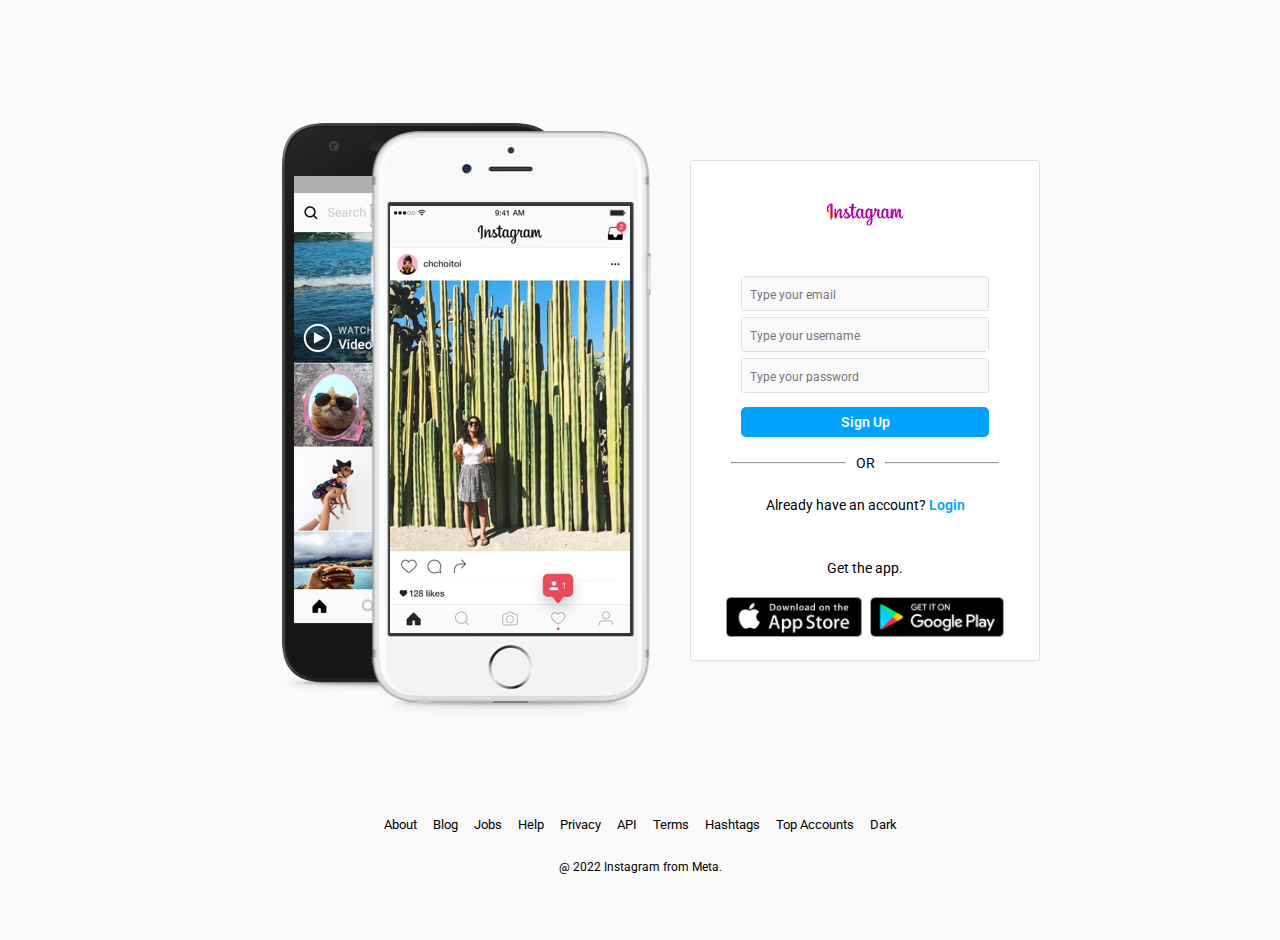
<file: signup.html>
<!DOCTYPE html>
<html lang="en">
<head>
    <meta charset="UTF-8">
    <meta http-equiv="X-UA-Compatible" content="IE=edge">
    <meta name="viewport" content="width=device-width, initial-scale=1.0">
        <!-- Bootstrap -->
        <link href="https://cdn.jsdelivr.net/npm/bootstrap@5.1.3/dist/css/bootstrap.min.css" rel="stylesheet"
        integrity="sha384-1BmE4kWBq78iYhFldvKuhfTAU6auU8tT94WrHftjDbrCEXSU1oBoqyl2QvZ6jIW3" crossorigin="anonymous">
        <!-- CSS -->
        <link rel="stylesheet" href="style.css">
        <!-- Fontawesome -->
        <link rel="stylesheet" href="https://cdnjs.cloudflare.com/ajax/libs/font-awesome/6.0.0/css/all.min.css" integrity="sha512-9usAa10IRO0HhonpyAIVpjrylPvoDwiPUiKdWk5t3PyolY1cOd4DSE0Ga+ri4AuTroPR5aQvXU9xC6qOPnzFeg==" crossorigin="anonymous" referrerpolicy="no-referrer" />
        <title>Instagram Clone | SignUp</title>

</head>
<body>
    
    <div class="container">
        <div class="main-container">
            <div class="main-content">
                <div class="slide-container" style="background-image: url(img/mobile-frame.png);">
                    <div class="slide-content" id="slide-content">
                        <img src="img/screen1.jpg" class="active" alt="screen1">
                        <img src="img/screen2.jpg" alt="screen2">
                        <img src="img/screen3.jpg" alt="screen3">
                        <img src="img/screen4.jpg" alt="screen4">
                        <img src="img/screen5.jpg" alt="screen5">
                    </div>
                </div>
                <div class="form-container">
                    <div class="form-content box">
                        <div class="logo">
                            <img src="img/logo.png" alt="" class="logo-img">
                        </div>
                        <form action="" class="login-form" id="login-form">
                            
                            <div class="form-group">
                                <div class="login-input">
                                    <input type="text" name="email" id="" placeholder="Type your email">
                                </div>
                            </div>

                            <div class="form-group">
                                <div class="login-input">
                                    <input type="text" name="username" id="" placeholder="Type your username">
                                </div>
                            </div>

                            <div class="form-group">
                                <div class="login-input">
                                    <input type="password" name="password" id="" placeholder="Type your password">
                            </div>

                            </div>
                            <div class="btn-group">
                                <button class="login-btn" id="singup-btn" type="submit">
                                    Sign Up
                                </button>
                            </div>
                        </form>
                        <div class="or">
                            <hr>
                                <span>OR</span>
                            <hr>
                        </div>
                        <div class="goto">
                            <p>Already have an account? <a href="login.html">Login</a> </p>
                        </div>
                            <div class="app-download">
                                <p>Get the app.</p>
                        <div class="store-link">
                            <a href="#">
                                <img src="img/appstore.png" alt="">
                            </a>
                            <a href="#">
                                <img src="img/google-play.png" alt="">
                            </a>
                        </div>
                    </div>
                </div>
            </div>
        </div>
    </div>

    <div class="footer">
        <div class="links" id="links">
            <a href="#">About</a>
            <a href="#">Blog</a>
            <a href="#">Jobs</a>
            <a href="#">Help</a>
            <a href="#">Privacy</a>
            <a href="#">API</a>
            <a href="#">Terms</a>
            <a href="#">Hashtags</a>
            <a href="#">Top Accounts</a>
            <a href="#" id="dark-btn">Dark</a>
        </div>
        <div class="copyright">
            @ 2022 Instagram from Meta.</div>
    </div>
</div>


    <script>

        setInterval(()=>{changeImage();}, 2000)

        function changeImage(){
            var images = document.getElementById('slide-content').getElementsByTagName('img');
            
            var i =0;

            for(i=0; i<images.length; i++) {
                var image = images[i];
                
                if(image.classList.contains('active')) {
                    // Remove active class from this image
                    image.classList.remove('active');

                    
                    // if we are at the last image, then go back to the first image
                    if(i == images.length - 1) {
                        var nextImage = images[0];
                        nextImage.classList.add('active');
                        break;
                    }


                    var nextImage = images[i+1];
                    nextImage.classList.add('active');
                    break;
                }
            }
        }
        

        function changeMode() {
            var body = document.getElementsByTagName('body')[0];
            var footerLinks = document.getElementById('links').getElementsByTagName('a');

            // if we are currently using dark mode
            if(body.classList.contains('dark')) {

                body.classList.remove('dark');
                

                for(let i=0; i<footerLinks.length; i++) {
                    footerLinks[i].classList.remove("dark-mode-link")
                }


            }else {
                // we are currently using the light
                body.classList.add('dark');
                
                for(let i=0; i<footerLinks.length; i++) {
                    footerLinks[i].classList.add('dark-mode-link'); 
                }
            }
        }
    
    
        document.getElementById("dark-btn").addEventListener('click', (e)=>{
            e.preventDefault();
            changeMode();
        })
    </script>
    


        <!-- JavaScript Bootstrap -->
        <script src="https://cdn.jsdelivr.net/npm/bootstrap@4.4.1/dist/js/bootstrap.min.js" integrity="sha384-wfSDF2E50Y2D1uUdj0O3uMBJnjuUD4Ih7YwaYd1iqfktj0Uod8GCExl3Og8ifwB6" crossorigin="anonymous"></script>
        <!-- script -->
        <script src="app.js"></script>
</body>
</html>
</file>
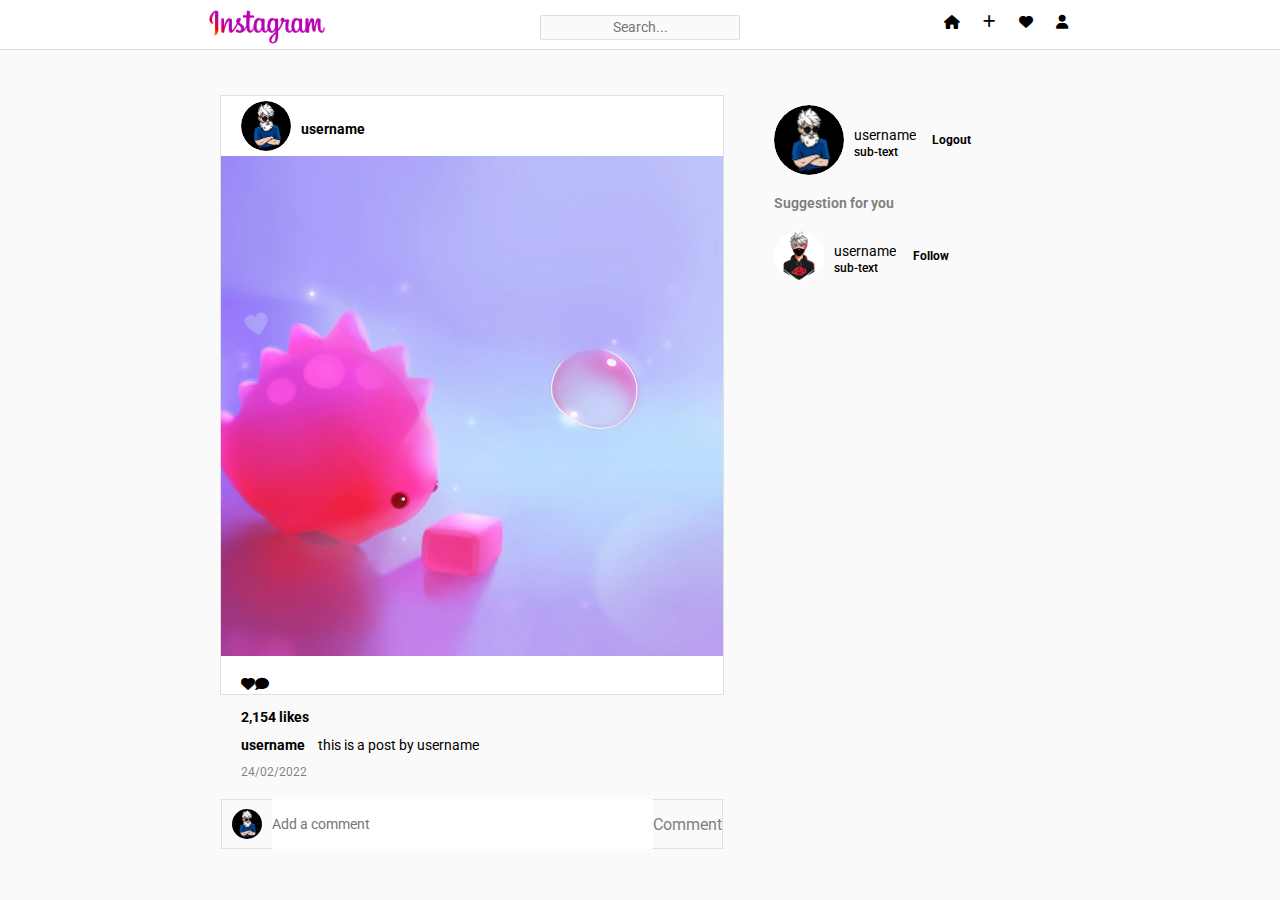
<file: single_post.html>
<!DOCTYPE html>
<html lang="tr">
<head>
    <meta charset="UTF-8">
    <meta http-equiv="X-UA-Compatible" content="IE=edge">
    <meta name="viewport" content="width=device-width, initial-scale=1.0">
    <title>İnstagram-Clone | Single-Post</title>
        <!-- Bootstrap -->
        <link href="https://cdn.jsdelivr.net/npm/bootstrap@5.1.3/dist/css/bootstrap.min.css" rel="stylesheet"
        integrity="sha384-1BmE4kWBq78iYhFldvKuhfTAU6auU8tT94WrHftjDbrCEXSU1oBoqyl2QvZ6jIW3" crossorigin="anonymous">
    <!-- CSS -->
    <link rel="stylesheet" href="style.css">
    <!-- Fontawesome -->
    <link rel="stylesheet" href="https://cdnjs.cloudflare.com/ajax/libs/font-awesome/6.0.0/css/all.min.css" integrity="sha512-9usAa10IRO0HhonpyAIVpjrylPvoDwiPUiKdWk5t3PyolY1cOd4DSE0Ga+ri4AuTroPR5aQvXU9xC6qOPnzFeg==" crossorigin="anonymous" referrerpolicy="no-referrer" />
    
</head>
<body>
    <!-- Navigation -->
    <nav class="navbar">
        <div class="nav-wrapper">
            <img src="img/logo.png" alt="" class="brand-img">
            <form class="search-form">
                <input type="text" class="search-box" placeholder="search...">
            </form>
            <div class="nav-items">
                <i class="icon fa-solid fa-house"></i>
                <i class="icon fa-solid fa-plus"></i>
                <i class="icon fa-solid fa-heart"></i>
                <div class="icon user-profile">
                    <i class="fa-solid fa-user"></i>
                </div>
            </div>
        </div>
    </nav>

    <!-- Section -->
    <section class="main single-post-container">
        <div class="wrapper">
            <div class="left-col">

                <!-- Post -->
                <div class="post">
                    <div class="info">
                        <div class="user">
                            <div class="profile-pic">
                                <img src="img/profile.jpg" alt="">
                            </div>
                            <p class="username">username</p>
                        </div>
                    </div>
                    <img src="img/1.jpg" class="post-image">
                    <div class="post-content">
                        <div class="reaction-wrapper">
                            <i class="fa-solid fa-heart"></i>
                            <i class="fa-solid fa-comment"></i>
                        </div>
                        <p class="likes">2,154 likes</p>
                        <p class="description"> <span>username</span> this is a post by username </p>
                        <p class="post-time">24/02/2022</p>
                    </div>

                    <div class="comment-wrapper">
                        <img class="icon" src="img/profile.jpg">
                        <input type="text" class="comment-box" placeholder="Add a comment">
                        <button class="comment-btn">Comment</button>
                    </div>

                </div>
            </div>
            <div class="right-col">

                <!-- Profile Card -->

                <div class="profile-card">
                    <div class="profile-pic">
                        <img src="img/profile.jpg" alt="">
                    </div>
                    <div>
                        <p class="username">username</p>
                        <p class="sub-text">sub-text</p>
                    </div>
                    <button class="logout-btn">logout</button>
                </div>


                <!-- Suggestion-Card -->


                <p class="suggestion-text">Suggestion for you </p>

                <div class="suggestion-card">
                    <div class="suggestion-pic">
                        <img src="img/2.jpg" alt="">
                    </div>
                    <div>
                        <p class="username">username</p>
                        <p class="sub-text">sub-text</p>
                    </div>
                    <button class="follow-btn">follow</button>
                </div>
            </div>
        </div>
    </section>


    <!-- JavaScript Bootstrap -->
    <script src="https://cdn.jsdelivr.net/npm/bootstrap@4.4.1/dist/js/bootstrap.min.js" integrity="sha384-wfSDF2E50Y2D1uUdj0O3uMBJnjuUD4Ih7YwaYd1iqfktj0Uod8GCExl3Og8ifwB6" crossorigin="anonymous"></script>
    <script src="app.js"></script>
</body>
</html>
</file>
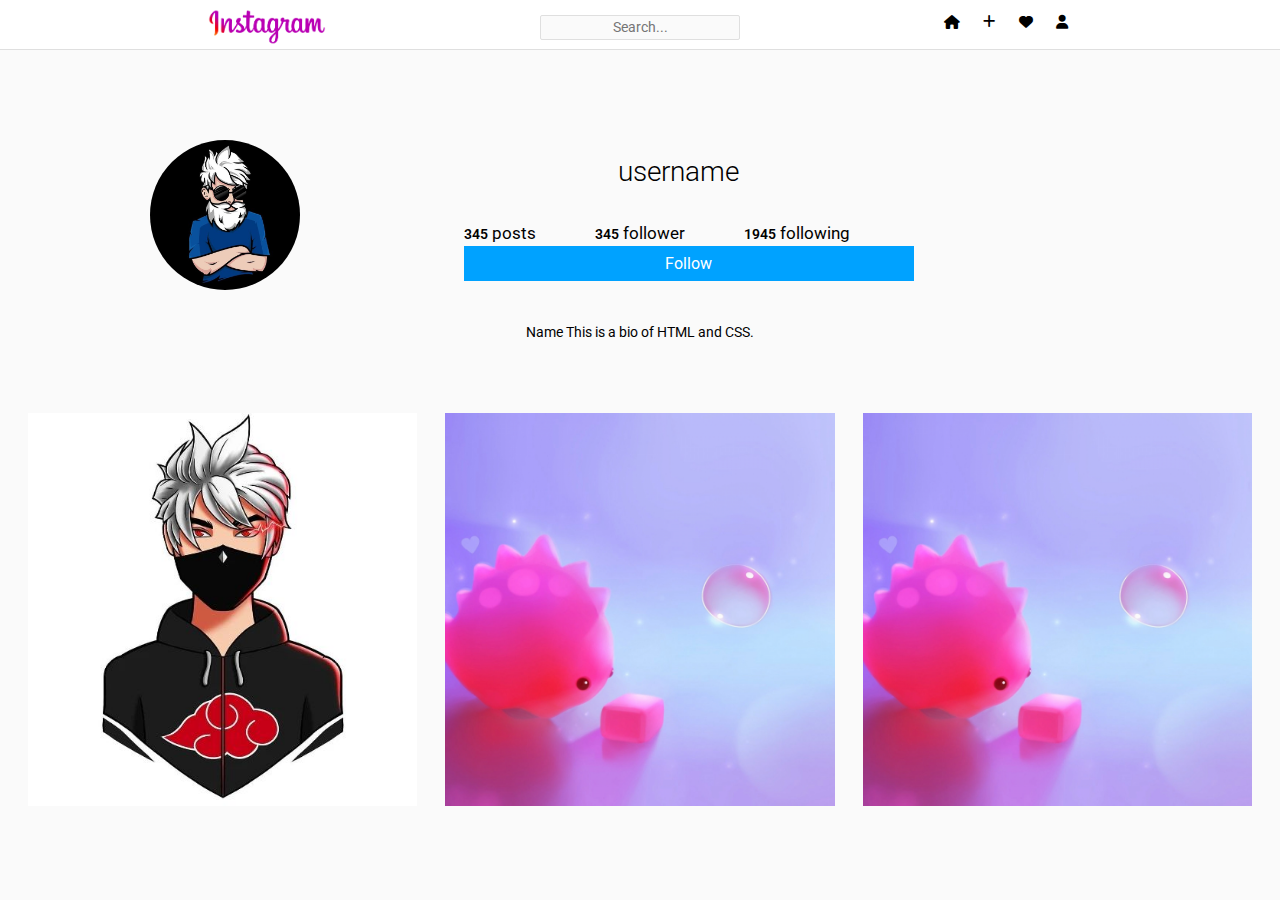
<file: user_profile.html>
<!DOCTYPE html>
<html lang="en">
<head>
    <meta charset="UTF-8">
    <meta http-equiv="X-UA-Compatible" content="IE=edge">
    <meta name="viewport" content="width=device-width, initial-scale=1.0">
    <title>Instagram Clone | User Profile</title>
    <!-- Bootstrap -->
    <link href="https://cdn.jsdelivr.net/npm/bootstrap@5.1.3/dist/css/bootstrap.min.css" rel="stylesheet"
    integrity="sha384-1BmE4kWBq78iYhFldvKuhfTAU6auU8tT94WrHftjDbrCEXSU1oBoqyl2QvZ6jIW3" crossorigin="anonymous">
    <!-- CSS -->
    <link rel="stylesheet" href="style.css">
    <!-- Fontawesome -->
    <link rel="stylesheet" href="https://cdnjs.cloudflare.com/ajax/libs/font-awesome/6.0.0/css/all.min.css" integrity="sha512-9usAa10IRO0HhonpyAIVpjrylPvoDwiPUiKdWk5t3PyolY1cOd4DSE0Ga+ri4AuTroPR5aQvXU9xC6qOPnzFeg==" crossorigin="anonymous" referrerpolicy="no-referrer" />
</head>
<body>
        <!-- Navigation -->
        <nav class="navbar">
            <div class="nav-wrapper">
                <img src="img/logo.png" alt="" class="brand-img">
                <form class="search-form">
                    <input type="text" class="search-box" placeholder="search...">
                </form>
                <div class="nav-items">
                    <i class="icon fa-solid fa-house"></i>
                    <i class="icon fa-solid fa-plus"></i>
                    <i class="icon fa-solid fa-heart"></i>
                    <div class="icon user-profile">
                        <i class="fa-solid fa-user"></i>
                    </div>
                </div>
            </div>
        </nav>
    <header class="profile-header">
        <div class="profile-container">
            <div class="profile">
                <div class="profile-image">
                    <img src="img/profile.jpg" alt="">
                </div>
                <div class="profile-user-settings" style="width: 35%; text-align: center;">
                    <h1 class="profile-user-name">username</h1>
                </div>
                <div class="profile-stats">
                    <ul>
                        <li> <span class="profile-stat-count">345</span> posts </li>
                        <li> <span class="profile-stat-count">345</span> follower </li>
                        <li> <span class="profile-stat-count">1945</span> following </li>
                    </ul>

                    <form action="">
                        <button type="submit" class="follow-btn-user-profile">Follow</button>
                    </form>

                </div>
                <div class="profile-bio" style="text-align: color; width: 100%;">
                    <p style="text-align: center;"><span class="profile-real-name">Name</spanç> This is a bio of HTML and CSS. </p>
                </div>
            </div>
        </div>
    </header>


    <main>
        <div class="profile-container">
            <div class="gallery">
                <div class="gallery-item">
                    <img src="img/2.jpg" class="gallery-image" alt="">
                    <div class="gallery-item-info">
                        <ul>
                            <li class="gallery-item-likes">
                                <span class="hide-gallery-element">50</span>
                                <i class="fa-solid fa-heart"></i>
                            </li>
                            <li class="gallery-item-comments"> 
                                <span class="hide-gallery-element">2</span>
                                <i class="fa-solid fa-comment"></i>
                            </li>
                        </ul>
                    </div>
                </div>

                <div class="gallery-item">
                    <img src="img/1.jpg" class="gallery-image" alt="">
                    <div class="gallery-item-info">
                        <ul>
                            <li class="gallery-item-likes">
                                <span class="hide-gallery-element">250</span>
                                <i class="fa-solid fa-heart"></i>
                            </li>
                            <li class="gallery-item-comments"> 
                                <span class="hide-gallery-element">100</span>
                                <i class="fa-solid fa-comment"></i>
                            </li>
                        </ul>
                    </div>
                </div>
                <div class="gallery-item">
                    <img src="img/1.jpg" class="gallery-image" alt="">
                    <div class="gallery-item-info">
                        <ul>
                            <li class="gallery-item-likes">
                                <span class="hide-gallery-element">500</span>
                                <i class="fa-solid fa-heart"></i>
                            </li>
                            <li class="gallery-item-comments"> 
                                <span class="hide-gallery-element">11</span>
                                <i class="fa-solid fa-comment"></i>
                            </li>
                        </ul>
                    </div>
                </div>
            </div>
        </div>
    </main>



        <!-- JavaScript Bootstrap -->
        <script src="https://cdn.jsdelivr.net/npm/bootstrap@4.4.1/dist/js/bootstrap.min.js" integrity="sha384-wfSDF2E50Y2D1uUdj0O3uMBJnjuUD4Ih7YwaYd1iqfktj0Uod8GCExl3Og8ifwB6" crossorigin="anonymous"></script>
        <!-- script -->
        <script src="app.js"></script>
</body>
</html>
</file>
<file: style.css>
@import url('https://fonts.googleapis.com/css2?family=Roboto:ital,wght@0,100;0,300;0,400;0,500;0,700;0,900;1,100;1,300;1,400;1,500;1,700;1,900&display=swap');

* {
    box-sizing: border-box;
    margin: 0;
    padding: 0;
    font-family: 'Roboto', sans-serif;
    font-size: 14px;
}

body {
    width: 100%;
    background: #fafafa;
    position: relative;
    font-family: 'Roboto', sans-serif;
    padding-top: 40px;
}

*:focus {
    outline: none;
}

.navbar {
    position: fixed;
    top: 0;
    left: 0;
    width: 100%;
    height: 50px;
    background: #fff;
    border-bottom: 1px solid #dfdfdf;
    display: flex;
    justify-content: center;
    padding: 5px 0;
    z-index: 1;
}


.nav-wrapper {
    width: 70%;
    max-width: 1000px;
    height: 100%;
    display: flex;
    justify-content: space-between;
    align-items: center;
}


.brand-img {
    height: 100px;
    margin-top: 5px;
}

.search-form {
    margin-bottom: 20px;
}

.search-box {
    position: absolute;
    left: 50%;
    transform: translateX(-50%);
    width: 200px;
    height: 25px;
    background: #fafafa;
    border: 1px solid #dfdfdf;
    border-radius: 2px;
    color: rgba(0,0,0,0.5);
    text-align: center;
    text-transform: capitalize;
}

.nav-items {
    height: 22px;
    position: relative;
}

.icon {
    height: 100%;
    cursor: pointer;
    margin: 0 10px;
    display: inline-block;
}

.user-profile {
    width: 22px;
    border-radius: 50%;
}

.main {
    width: 100%;
    padding: 40px;
    display: flex;
    justify-content: center;
    margin-top: 50px;
}

.wrapper {
    width: 70%;
    max-width: 1000px;
    display: grid;
    grid-template-columns: 60% 40%;
    grid-gap: 30px;
}

.left-col {
    display: flex;
    flex-direction: column;
}

.status-wrapper {
    width: 100%;
    height: 120px;
    background: #fff;
    border: 1px solid #dfdfdf;
    padding: 10px;
    padding-right: 0;
    border-radius: 2px;
    display: flex;
    align-items: center;
    overflow: hidden;
    overflow-x: auto;
}

.status-wrapper::-webkit-scrollbar {
    display: none;

}

.status-card {
    flex: 0 0 auto;
    width: 80px;
    max-width: 80px;
    display: flex;
    flex-direction: column;
    align-items: center;
    margin-right: 15px;
}

.profile-pic {
    width: 70px;
    height: 70px;
    border-radius: 50%;
    overflow: hidden;
    padding: 3px;
    background: linear-gradient(45deg, rgb(255, 230, 0), rgb(255,0,128) 80%);
}

.profile-pic img {
    width: 100%;
    height: 100%;
    object-fit: cover;
    border-radius: 50%;
    border: 2px solid #fff;
}

.username {
    width: 100%;
    overflow: hidden;
    text-align: center;
    font-size: 12px;
    margin-top: 5px;
    color: rgba(0,0,0,0.5);
}

.post {
    width: 100%;
    height: 600px;
    background: #fff;
    border: 1px solid #dfdfdf;
    margin-top: 10px;
}

.info {
    width: 100%;
    height: 60px;
    display: flex;
    justify-content: space-between;
    align-items: center;
    padding: 0 20px;
}

.info .username {
    width: auto;
    font-weight: bold;
    font-size: 14px;
    color: #000;
    margin-left: 10px;
}

.info .options {
    height: 10px;
    cursor: pointer;
}

.info .user {
    display: flex;
    align-items: center;
}

.info .profile-pic {
    width: 50px;
    height: 50px;
    padding: 0;
    background: none;
}

.info .profile-pic img {
    border: none;
}

.post-image {
    width: 100%;
    height: 500px;
    object-fit: cover;
}

.post-content {
    width: 100%;
    padding: 20px;
}

.likes {
    font-weight: bold;
}

.description {
    margin: 10px 0;
    font-size: 14px;
    line-height: 20px;
}

.description span {
    font-weight: bold;
    margin-right: 10px;
}

.post-time {
    color: rgba(0, 0, 0, 0.5);
    font-size: 12px;
}

.comment-wrapper {
    width: 100%;
    height: 50px;
    border: 1px solid #dfdfdf;
    display: flex;
    justify-content: space-between;
    align-items: center;
}

.comment-wrapper .icon {
    height: 30px;
    border-radius: 50%;
}

.comment-box {
    width: 80%;
    height: 50px;
    border: none;
    outline: none;
    font-size: 14px;
}

.comment-btn,
.logout-btn, 
.follow-btn {
    width: 70px;
    height: 100%;
    background: none;
    border: none;
    outline: none;
    text-transform: capitalize;
    font-size: 16px;
    color: (0, 162, 255);
    opacity: 0.5;
}

.reaction-wrapper {
    width: 100%;
    height: 50px;
    display: flex;
    margin-top: -20px;
    align-items: center;
}

.reaction-wrapper .icon {
    height: 25px;
    margin: 0;
    margin-right: 20px;
}

.right-col {
    padding: 20px;
}

.profile-card, 
.suggestion-card {
    width: fit-content;
    display: flex;
    justify-content: center;
    align-items: center;
    margin-bottom: 10px;
}

.profile-card .profile-pic {
    flex: 0 0 auto;
    padding: 0;
    background: none;
    width: 70px;
    height: 70px;
    margin-right: 10px;
}


.profile-card .profile-pic img {
    border: none;
    width: 70px;
    height: 70px;

}

.profile-card .username, .suggestion-card .username {
    font-weight: 500px;
    font-size: 14px;
    color: #000;
    margin-bottom: 0;

}

.profile-card .sub-text, 
.suggestion-card .sub-text {
    color: #000;
    font-size: 12px;
    font-weight: 500;
    margin-top: 2px;
    margin-bottom: 0;
}

.logout-btn, 
.follow-btn {
    opacity: 1;
    font-weight: 700;
    font-size: 12px;
}

.suggestion-card .suggestion-pic {
    flex: 0 0;
    padding: 0;
    background: none;
    width: 70%;
    height: 50px;
    margin-right: 10px;
}

.suggestion-card .suggestion-pic img {
    border: none;
    border-radius: 50%;
    width: 50px;
    height: 50px;
}

.suggestion-text {
    font-size: 14px;
    color: rgba(0, 0, 0, 0.5);
    font-weight: 700;
    margin: 20px 0;
}




/* Login */
.container {
    height: 100vh;
    display: flex;
    flex-direction: column;
}

.main-container {
    display: flex;
    flex-grow: 1;
}


.main-content {
    margin: 30px auto;
    display: flex;
    align-items: center;
    justify-content: center;
    max-width: 930px;
    flex-grow: 1;
}

.slide-container {
    height: 620px;
    flex-basis: 450px;
}

.slide-content {
    margin: 100px 0 0 150px;
    position: relative;
}

.slide-container img {
    position: absolute;
    inset: 0;
    opacity: 0;
    visibility: hidden;
}

.slide-container img.active {
    opacity: 1;
    visibility: visible;
}


/* Login form */
.form-container {
    flex-grow: 1;
    max-width: 350px;
    display: flex;
    flex-direction: column;
    justify-content: center;
}

.box {
    border: 1px solid #dfdfdf;
    background-color: #fff;
    border-radius: 3px;
}

.form-content {
    margin-bottom: 10px;
    padding: 10px;
}

.form-content .logo {
    text-align: center;
    height: 50px;
    width: 175px;
    margin: 10px auto 20px auto;
}

.form-content .logo img {
    max-width: 100px;
}

.login-form {
    padding-top: 25px;
    margin-bottom: 10px;
}

.form-group {
    margin: 0 40px 6px;
}

.login-input {
    height: 35px;
    border: 1px solid #dfdfdf;
    border-radius: 3px;
    position: relative;
}

.login-input input {
    width: 100%;
    height: 100%;
    padding: 9px 8px 7px;
    border: 0;
    outline: 0;
    background: #fafafa;
    color: #000;
    font-size: 12px;
}

.login-input input::placeholder {
    font-size: 12px;
}

.btn-group {
    padding: 8px 40px;
    width: 100%;
}

.login-btn {
    width: 100%;
    border: 1px solid transparent;
    outline: 0;
    background: rgb(0, 162, 255);
    color: #fff;
    font-weight: 600;
    font-size: 14px;
    line-height: 18px;
    padding: 5px 10px;
    border-radius: 5px;
}   

.or {
    display: flex;
    justify-content: center;
    align-items: center;
    margin: 0 auto;
}

.or hr {
    width: 35%;
    margin: 0 10px;
}

.op span {
    color: #919191;
}


.goto {
    padding: 10px;
    margin-bottom: 10px;
}

.goto p {
    font-size: 14px;
    margin: 15px;
    text-align: center;
}

.goto a {
    text-decoration: none;
    color: rgb(0, 162, 255);
    font-size: 14px;
    line-height: 18px;
    font-weight: 600;
}

.app-download {
    display: flex;
    flex-direction: column;
}

.app-download p {
    font-size: 14px;
    line-height: 18px;
    text-align: center;
    margin: 10px 20px;
}

.store-link {
    display: flex;
    align-items: center;
    justify-content: center;
    padding: 10px;
}

.store-link a img {
    height: 40px;
}

.store-link a:nth-child(1) {
    margin-right: 8px;
}


/* Profile Page */
.profile-header {
    margin-top: 30px;
}

.profile-container {
    max-width: 95.5rem;
    margin: 0 auto;
    padding: 0 2rem;
}

.profile-btn {
    display: inline-block;
    font: inherit;
    background: none;
    border: none;
    color: inherit;
    padding: 0;
    cursor: pointer;
}

.profile-btn:focus {
    outline: 0.5rem auto #4d90fe;
}

.profile {
    padding: 5rem 0;
}

.profile:after {
    content: "";
    display: block;
    clear: both;
}

.profile-image {
    float: left;
    width: calc(33.333% - 1rem);
    display: flex;
    justify-content: center;
    align-items: center;
    margin-right: 3rem;
}

.profile-image img {
    border-radius: 50%;
    width: 150px;
    height: 150px;
}

.profile-user-settings, 
.profile-stats, 
.profile-bio {
    float: left;
    width: calc(66.666% - 2rem);
}

.profile-user-settings {
    margin-top: 1.1rem;
}

.profile-user-name {
    display: inline-block;
    font-size: 2rem;
    font-weight: 300;
}

.profile-edit-btn {
    font-size: 1.2rem;
    line-height: 1.6rem;
    border: 0.1rem solid #dbdbdb;
    border-radius: 0.3rem;
    padding: 0 2.4rem;
    margin-left: 2rem;
}

.profile-settings-btn {
    font-size: 2rem;
    margin-left: 1rem;
}

.profile-stats {
    margin-top: 2.3rem;
}


.profile-stats li {
    display: inline-block;
    font-size: 1.2rem;
    line-height: 1.5;
    margin-right: 4rem;
    cursor: pointer;
}

.profile-bio {
    font-size: 1.2rem;
    font-weight: 400;
    line-height: 1.5;
    margin-top: 2.3rem;
}



.profile-rela-name, 
.profile-stat-count, 
.profile-edit-btn {
    font-weight: 600;

}


/* Gallery */
.gallery {
    display: flex;
    flex-wrap: wrap;
    margin: -1rem -1rem;
    padding-bottom: 3rem;
}

.gallery-item {
    position: relative;
    flex: 1 0 22rem;
    margin: 1rem;
    color: #fff;
    cursor: pointer;
}

.gallery-item:hover 
.gallery-item-info,
.gallery-item:focus 
.gallery-item-info {
    display: flex;
    justify-content: center;
    align-items: center;
    position: absolute;
    top: 0;
    width: 100%;
    height: 100%;
    background: rgba(0, 0, 0, 0.3);
}

.gallery-item-info {
    display: none;
}

.gallery-item-info li {
    display: inline-block;
    font-size: 1.2rem;
    font-weight: 400;
}


.gallery-item-likes {
    margin-right: 2.2rem;

}


.gallery-image {
    width: 100%;
    height: 100%;
    object-fit: cover;
}


.follow-btn-user-profile {
    display: inline-block;
    background: rgb(0, 162, 255);
    color: #fff;
    font-size: 16px;
    padding: 8px;
    border: none;
    width: 450px;
}

/* Camera */
.camera-container {
    max-width: 93.5rem;
    margin: 0 auto;
    padding: 0 2rem;
}

.camera {
    display: flex;
    flex-wrap: wrap;
    padding: 3rem;
}

.camera-image {
    position: relative;
    flex: 1 0 22rem;
    margin: 1rem;
    color: #fff;
    cursor: pointer;
    text-align: center;
}


.camera-form {
    width: 50%;
    margin: 5px auto;
}

.upload-btn {
    background: rgb(0, 162, 255);
    color: #fff;
    width: 70px;
    height: 100%;
    font-size: 16px;
    border: none;
    display: block;
    outline: none;
    margin: 0 auto;
    border-radius: 3px;

}


/* Search */
.search-companent {
    display: flex;
}

.search-btn {
    color: rgb(0, 162, 255);
    background: none;
    outline: none;
    border: none;
    font-size: 14px;
    margin-left: 10px;
}


.search-result-item {
    display: flex;
    justify-content: flex-start;
    align-items: center;
}

.search-result-item img {
    width: 50px;
    height: 50px;
    border-radius: 50%;
}

.search-result-item p {
    margin: 8px 0 0 8px;
    font-size: 14px;
}

/* Edit Profile */

.edit-profile-image {
    width: 100px;
    height: 100px;
    border-radius: 50%;
    margin: 5px;
}

.search-result-item span {
    color: #a5a5a5;
    font-size: 12px;
    margin: 20px 0 0 20px;
}

.search-result-item-btn {
    width: 100%;
    margin-top: 10px;
}

.search-result-item-btn button {
    color: rgb(0, 162, 255);
    background: none;
    outline: none;
    border: none;
    font-size: 14px;
    float: right;
}


.update-profile-btn {
    display: inline-block;
    background: rgb(0, 162, 255);
    color: #fff;
    font-size: 16px;
    padding: 5px;
    border: none;
    text-align: center;
    outline: none;
    width: 100%;

}


/* Single Post */


.single-post-container {
    margin-top: 5px;

}


/* Discover */


.discover-container {
    max-width: 95.5rem;
    margin: 25px auto;
    padding: 0 2rem;
}



/* Footer */
.footer {
    padding-bottom: 52px;
    padding-top: 25px;
}

.links {
    display: flex;
    align-items: center;
    justify-content: center;
    flex-wrap: wrap;
}


.links a {
    text-decoration: none;
    color: #000;
    font-size: 13px;
    line-height: 18px;
    margin: 0 8px 12px 8px;
}

.copyright {
    padding: 12px;
    color: #000;
    font-size: 12px;
    line-height: 18px;
    text-align: center;
}


/* Dark Mode */
.dark {
    background: #151515;
    border: 1px solid #262626;
    color: #dfdfdf;
}

.dark-mode-link {
    color: #fff !important;

}



/* Responsive  */
/* Medium Screen */

@media (max-width: 1100px ) {
    .right-col, .search-box {
        display: none;
    }

    .nav-wrapper, .wrapper {
        width: 90%;
    }

    .wrapper {
        display: block;
    }
}

/* Small Screen */
@media (max-width: 500px) {
    .nav-item .icon {
        margin: 0 5px;
    }

    .post-image {
        height: 300px;
    }
}

/* Login */

@media only screen and (max-width: 850px) {
    .slide-container {
        display: none;
    }
}

@media only screen and (max-width: 500px) {
    .main-container {
        margin-top: 0;
    }
    .box {
        border: 0;

    }
}

/* Gallery */

@media screen and (max-width: 800px) {
    .profile {
        display: flex;
        flex-wrap: wrap;
        padding: 4rem;
    }

    .profile:after {
        display: none;
    }
    .profile-image, 
    .profile-user-settings, 
    .profile-bio, 
    .profile-stats {
        float: none;
        width: auto;
        margin: 5px auto;
    }

    .profile-stats li {
        display: block;
    }

    .profile-image {
        margin: 0 auto;
    }

    .profile-user-name {
        font-size: 20px;
    }
}
</file>
